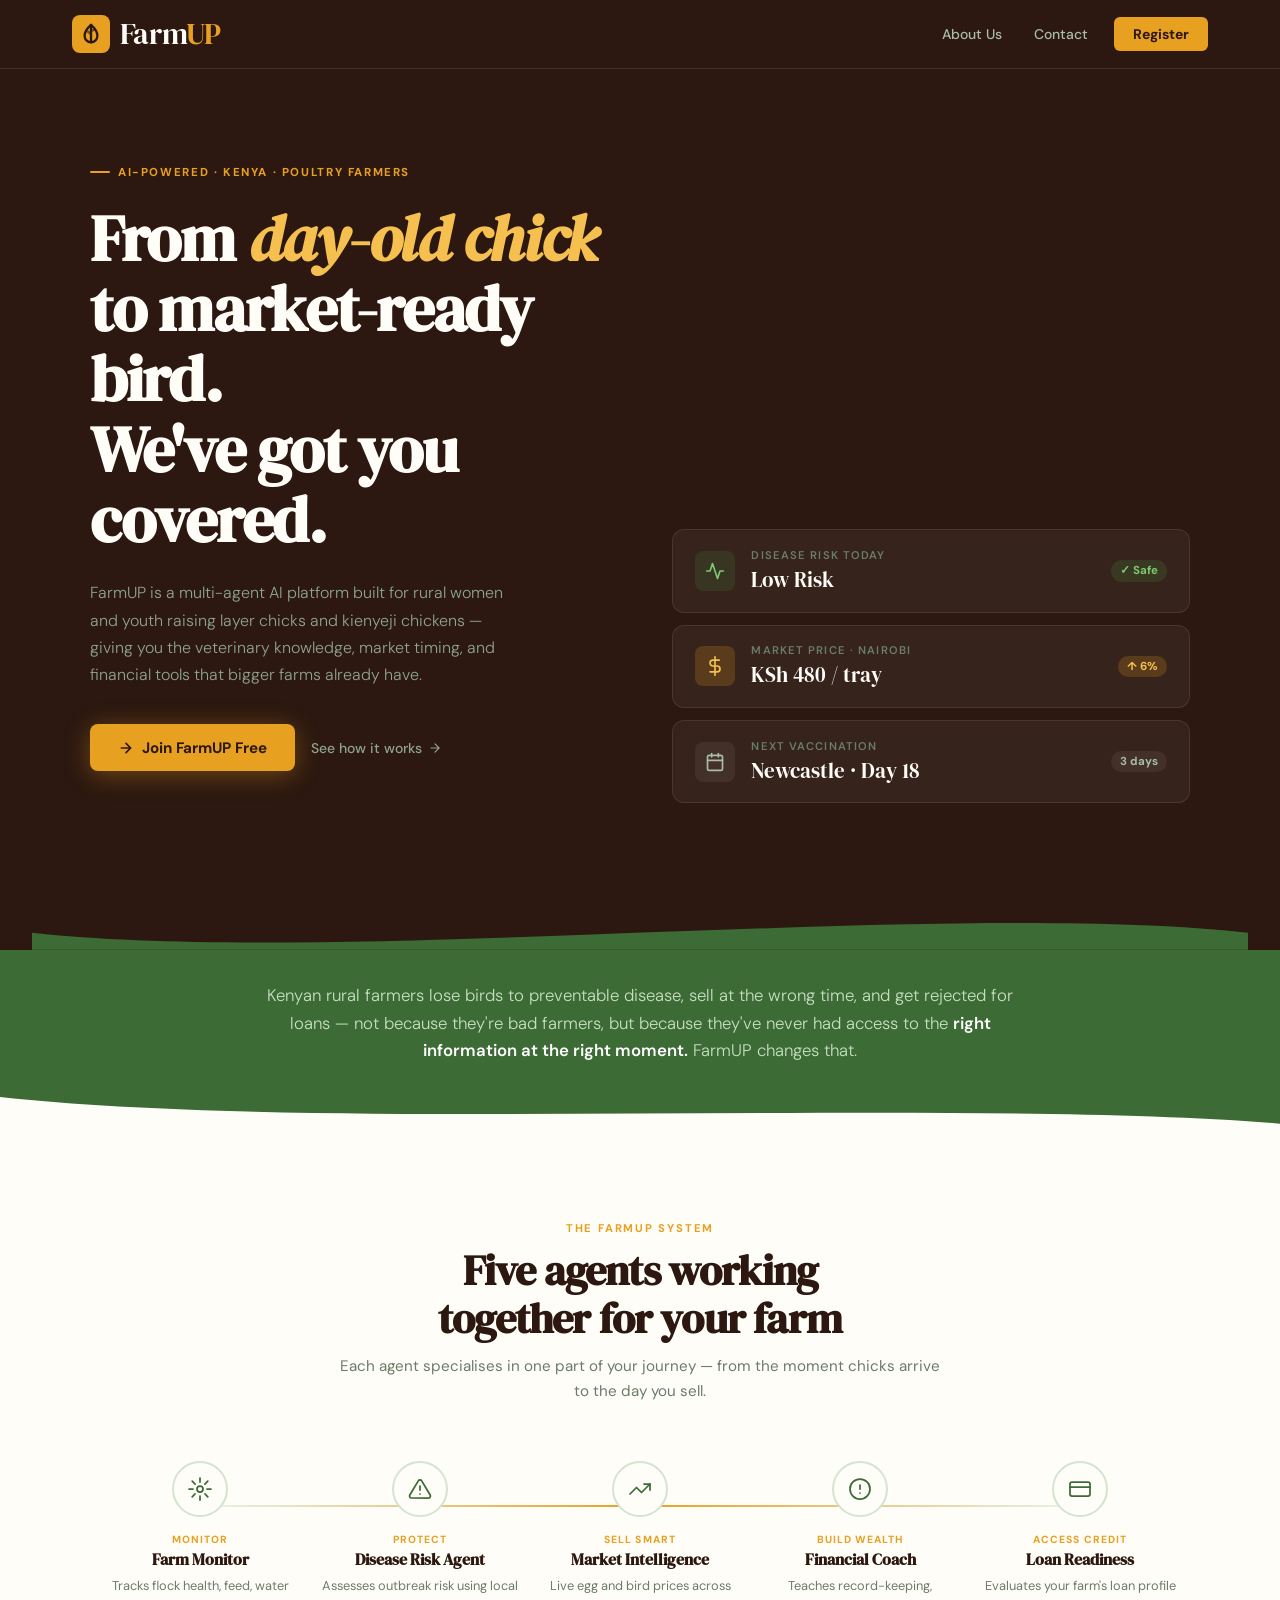
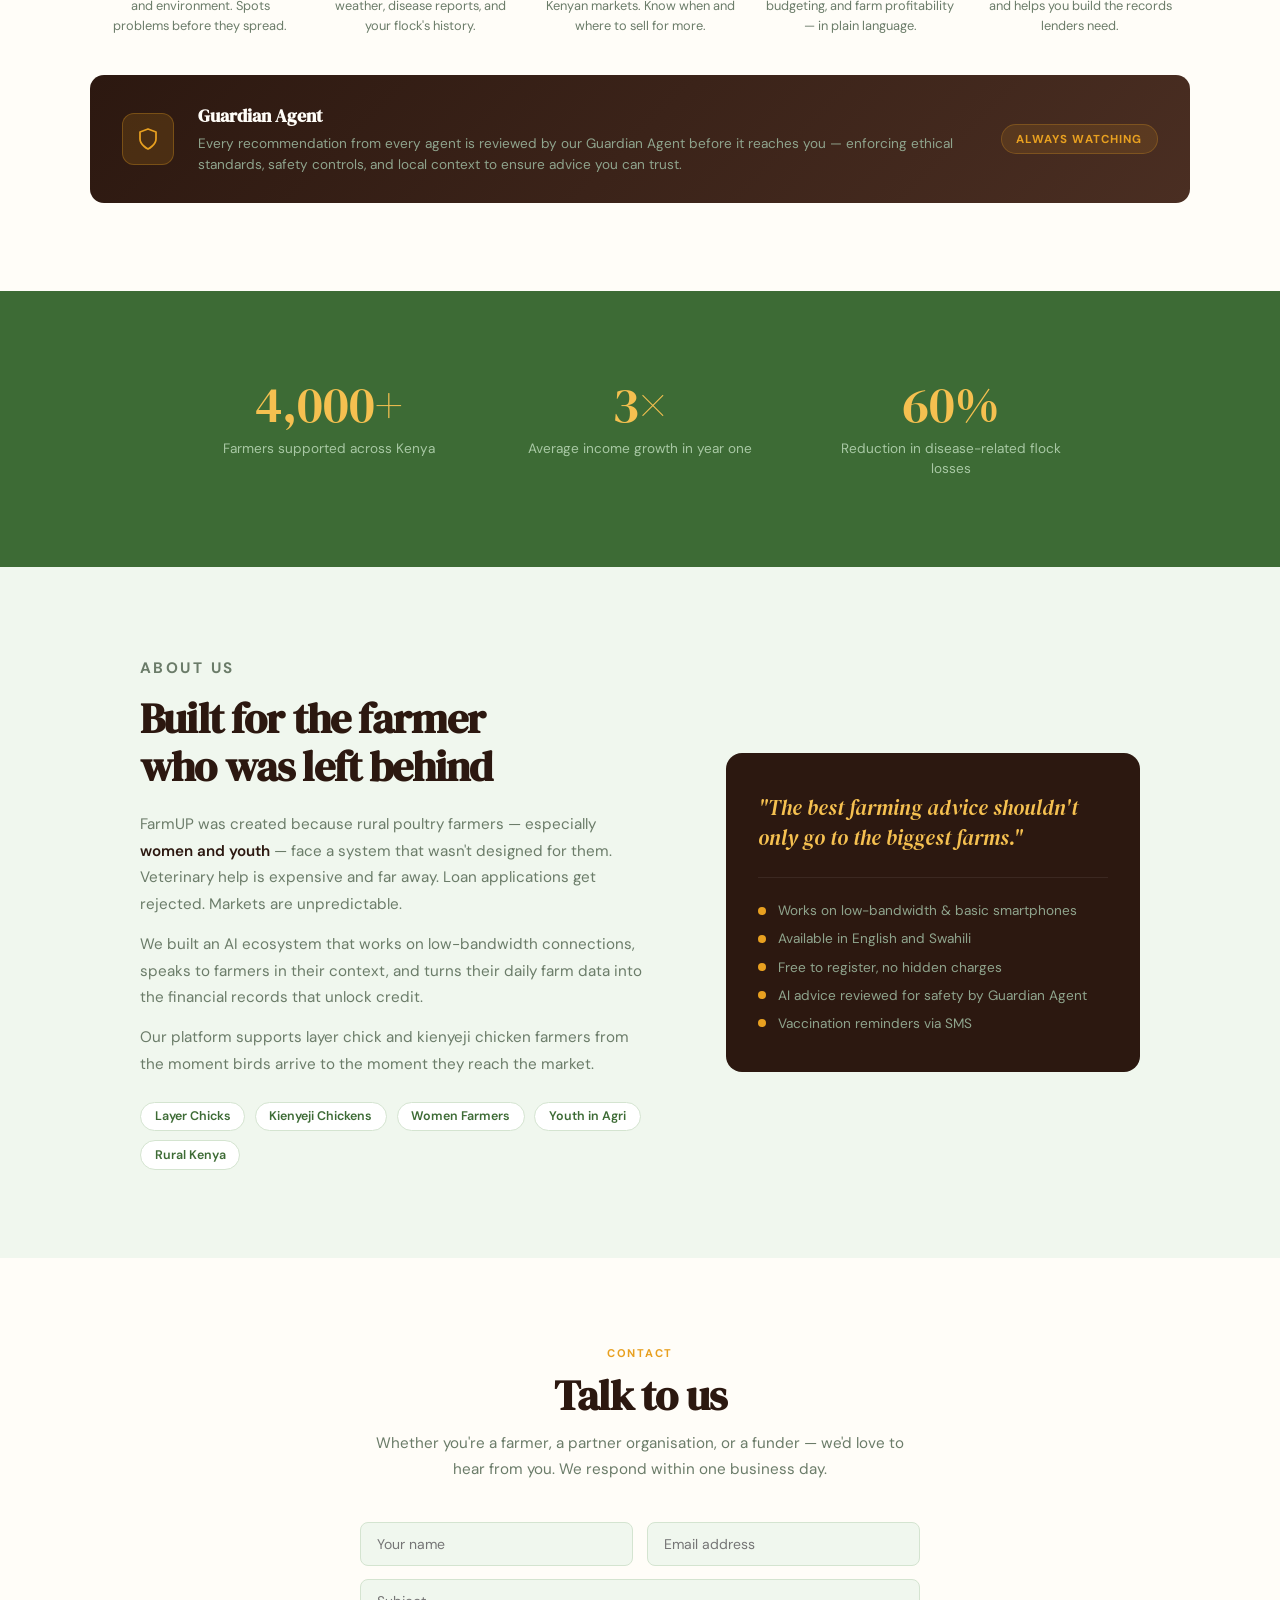
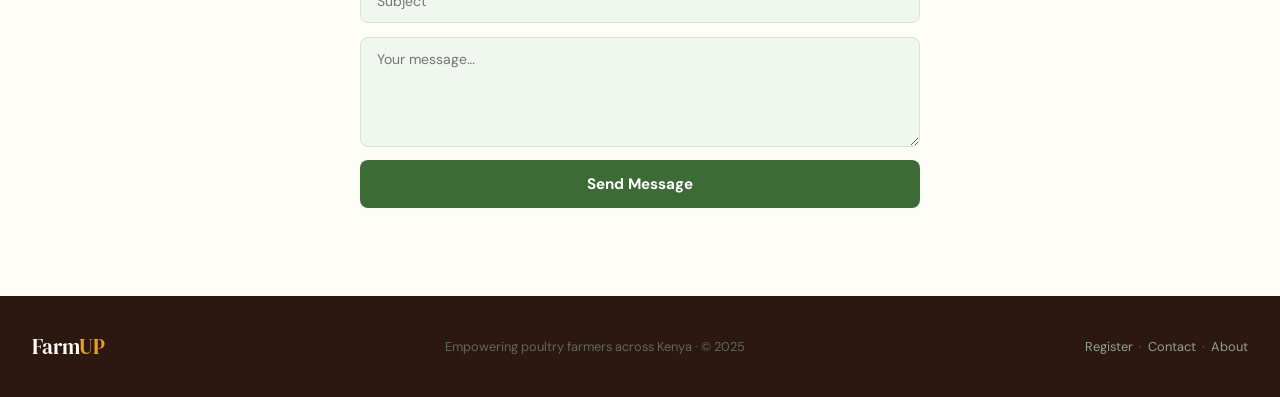
<file: index.html>
<!DOCTYPE html>
<html lang="en">
<head>
  <meta charset="UTF-8">
  <meta name="viewport" content="width=device-width, initial-scale=1.0">
  <title>FarmUP – From Day-Old Chick to Market</title>
  <link href="https://fonts.googleapis.com/css2?family=DM+Serif+Display:ital@0;1&family=DM+Sans:wght@300;400;500;600;700&display=swap" rel="stylesheet">
  <style>
    *, *::before, *::after { box-sizing: border-box; margin: 0; padding: 0; }

    :root {
      --soil:        #2C1810;
      --soil-mid:    #4A2E22;
      --green:       #3D6B35;
      --green-light: #5A9050;
      --green-pale:  #E6F0E4;
      --gold:        #E8A020;
      --gold-light:  #F5C050;
      --sky:         #F0F7EE;
      --warm-white:  #FFFDF8;
      --muted:       #6B7C69;
      --border:      #D4E4D0;
    }

    html { scroll-behavior: smooth; }

    body {
      font-family: 'DM Sans', sans-serif;
      background: var(--warm-white);
      color: var(--soil);
    }

    /* ─── HEADER ─── */
    header {
      position: sticky;
      top: 0;
      z-index: 200;
      background: var(--soil);
      border-bottom: 1px solid var(--soil-mid);
    }

    .header-inner {
      max-width: 1200px;
      margin: 0 auto;
      padding: 0 2rem;
      height: 68px;
      display: flex;
      align-items: center;
      justify-content: space-between;
    }

    .logo {
      display: flex;
      align-items: center;
      gap: 0.6rem;
      text-decoration: none;
    }

    .logo-mark {
      width: 38px; height: 38px;
      background: var(--gold);
      border-radius: 8px;
      display: flex; align-items: center; justify-content: center;
      flex-shrink: 0;
    }

    .logo-name {
      font-family: 'DM Serif Display', serif;
      font-size: 1.85rem;
      color: var(--warm-white);
      letter-spacing: -0.01em;
      line-height: 1;
    }

    .logo-name b { color: var(--gold); font-weight: 400; }

    nav { display: flex; align-items: center; gap: 0.2rem; }

    nav a {
      font-size: 0.875rem;
      font-weight: 500;
      color: #A8BCA6;
      text-decoration: none;
      padding: 0.5rem 0.9rem;
      border-radius: 6px;
      transition: color 0.18s, background 0.18s;
    }

    nav a:hover { color: var(--warm-white); background: rgba(255,255,255,0.07); }

    .btn-register {
      background: var(--gold) !important;
      color: var(--soil) !important;
      font-weight: 700 !important;
      padding: 0.5rem 1.2rem !important;
      margin-left: 0.5rem;
      border-radius: 6px;
      transition: background 0.18s, transform 0.15s !important;
    }

    .btn-register:hover {
      background: var(--gold-light) !important;
      transform: translateY(-1px);
    }

    /* ─── HERO ─── */
    .hero {
      background: var(--soil);
      padding: 5.5rem 2rem 0;
      overflow: hidden;
      position: relative;
    }

    .hero-grid {
      max-width: 1100px;
      margin: 0 auto;
      display: grid;
      grid-template-columns: 1fr 1fr;
      gap: 4rem;
      align-items: end;
    }

    .hero-left { padding-bottom: 5rem; }

    .hero-tag {
      display: inline-flex;
      align-items: center;
      gap: 0.5rem;
      font-size: 0.72rem;
      font-weight: 700;
      letter-spacing: 0.14em;
      text-transform: uppercase;
      color: var(--gold);
      margin-bottom: 1.5rem;
    }

    .hero-tag::before {
      content: '';
      display: block;
      width: 20px; height: 2px;
      background: var(--gold);
      border-radius: 2px;
    }

    .hero h1 {
      font-family: 'DM Serif Display', serif;
      font-size: clamp(2.4rem, 5.5vw, 4rem);
      color: var(--warm-white);
      line-height: 1.1;
      letter-spacing: -0.02em;
      margin-bottom: 1.5rem;
    }

    .hero h1 i {
      font-style: italic;
      color: var(--gold-light);
    }

    .hero-desc {
      font-size: 1rem;
      color: #8FA48D;
      line-height: 1.7;
      max-width: 420px;
      margin-bottom: 2.25rem;
      font-weight: 300;
    }

    .hero-actions { display: flex; align-items: center; gap: 1rem; flex-wrap: wrap; }

    .cta-primary {
      display: inline-flex;
      align-items: center;
      gap: 0.5rem;
      background: var(--gold);
      color: var(--soil);
      font-weight: 700;
      font-size: 0.95rem;
      padding: 0.85rem 1.75rem;
      border-radius: 8px;
      text-decoration: none;
      transition: background 0.18s, transform 0.15s;
      box-shadow: 0 4px 24px rgba(232,160,32,0.35);
    }

    .cta-primary:hover { background: var(--gold-light); transform: translateY(-2px); }

    .cta-secondary {
      font-size: 0.875rem;
      color: #8FA48D;
      text-decoration: none;
      font-weight: 500;
      display: flex; align-items: center; gap: 0.35rem;
      transition: color 0.18s;
    }

    .cta-secondary:hover { color: var(--warm-white); }

    /* Hero right: visual card stack */
    .hero-visual {
      display: flex;
      flex-direction: column;
      gap: 0.75rem;
      padding-bottom: 3rem;
    }

    .hero-stat-card {
      background: rgba(255,255,255,0.05);
      border: 1px solid rgba(255,255,255,0.09);
      border-radius: 12px;
      padding: 1.1rem 1.4rem;
      display: flex;
      align-items: center;
      gap: 1rem;
      backdrop-filter: blur(4px);
      animation: slideIn 0.6s ease both;
    }

    .hero-stat-card:nth-child(2) { animation-delay: 0.1s; }
    .hero-stat-card:nth-child(3) { animation-delay: 0.2s; }

    @keyframes slideIn {
      from { opacity: 0; transform: translateX(20px); }
      to   { opacity: 1; transform: translateX(0); }
    }

    .hsc-icon {
      width: 40px; height: 40px;
      border-radius: 8px;
      display: flex; align-items: center; justify-content: center;
      flex-shrink: 0;
    }

    .hsc-body { flex: 1; }

    .hsc-label {
      font-size: 0.7rem;
      color: #6B7C69;
      text-transform: uppercase;
      letter-spacing: 0.1em;
      font-weight: 600;
      margin-bottom: 0.2rem;
    }

    .hsc-value {
      font-family: 'DM Serif Display', serif;
      font-size: 1.3rem;
      color: var(--warm-white);
    }

    .hsc-badge {
      font-size: 0.72rem;
      font-weight: 700;
      padding: 0.2rem 0.55rem;
      border-radius: 999px;
      background: rgba(61,107,53,0.3);
      color: #7DC870;
    }

    /* ─── WAVE DIVIDER ─── */
    .wave {
      display: block;
      width: 100%;
      background: var(--soil);
      line-height: 0;
    }

    /* ─── PROBLEM STRIP ─── */
    .problem-strip {
      background: var(--green);
      padding: 2rem;
      text-align: center;
    }

    .problem-strip p {
      max-width: 780px;
      margin: 0 auto;
      font-size: 1.05rem;
      color: #C8E0C4;
      line-height: 1.65;
      font-weight: 300;
    }

    .problem-strip strong { color: #fff; font-weight: 600; }

    /* ─── AGENTS PIPELINE ─── */
    .pipeline-section {
      padding: 5.5rem 2rem;
      background: var(--warm-white);
    }

    .section-header {
      text-align: center;
      max-width: 600px;
      margin: 0 auto 3.5rem;
    }

    .eyebrow {
      font-size: 0.7rem;
      font-weight: 700;
      letter-spacing: 0.16em;
      text-transform: uppercase;
      color: var(--gold);
      margin-bottom: 0.75rem;
    }

    .section-title {
      font-family: 'DM Serif Display', serif;
      font-size: clamp(1.8rem, 4vw, 2.6rem);
      color: var(--soil);
      line-height: 1.15;
      letter-spacing: -0.02em;
    }

    .section-sub {
      margin-top: 0.75rem;
      font-size: 0.95rem;
      color: var(--muted);
      line-height: 1.65;
    }

    /* Pipeline: horizontal connected agents */
    .pipeline {
      max-width: 1100px;
      margin: 0 auto;
      display: grid;
      grid-template-columns: repeat(5, 1fr);
      position: relative;
    }

    /* connector line behind cards */
    .pipeline::before {
      content: '';
      position: absolute;
      top: 44px;
      left: calc(10% + 20px);
      right: calc(10% + 20px);
      height: 2px;
      background: linear-gradient(to right, var(--green-pale), var(--gold), var(--green-pale));
      z-index: 0;
    }

    .agent-card {
      position: relative;
      z-index: 1;
      display: flex;
      flex-direction: column;
      align-items: center;
      text-align: center;
      padding: 0 0.75rem;
    }

    .agent-icon-wrap {
      width: 56px; height: 56px;
      border-radius: 50%;
      background: var(--warm-white);
      border: 2px solid var(--border);
      display: flex; align-items: center; justify-content: center;
      margin-bottom: 1rem;
      transition: border-color 0.2s, box-shadow 0.2s;
      flex-shrink: 0;
    }

    .agent-card:hover .agent-icon-wrap {
      border-color: var(--gold);
      box-shadow: 0 0 0 4px rgba(232,160,32,0.12);
    }

    .agent-step {
      font-size: 0.65rem;
      font-weight: 700;
      letter-spacing: 0.1em;
      text-transform: uppercase;
      color: var(--gold);
      margin-bottom: 0.3rem;
    }

    .agent-name {
      font-family: 'DM Serif Display', serif;
      font-size: 1rem;
      color: var(--soil);
      margin-bottom: 0.4rem;
      line-height: 1.2;
    }

    .agent-desc {
      font-size: 0.8rem;
      color: var(--muted);
      line-height: 1.55;
    }

    /* Guardian agent */
    .guardian-wrap {
      max-width: 1100px;
      margin: 2.5rem auto 0;
      background: linear-gradient(135deg, var(--soil) 0%, var(--soil-mid) 100%);
      border-radius: 14px;
      padding: 1.75rem 2rem;
      display: flex;
      align-items: center;
      gap: 1.5rem;
    }

    .guardian-icon {
      width: 52px; height: 52px;
      background: rgba(232,160,32,0.15);
      border: 1.5px solid rgba(232,160,32,0.3);
      border-radius: 12px;
      display: flex; align-items: center; justify-content: center;
      flex-shrink: 0;
    }

    .guardian-body h3 {
      font-family: 'DM Serif Display', serif;
      font-size: 1.15rem;
      color: var(--warm-white);
      margin-bottom: 0.3rem;
    }

    .guardian-body p {
      font-size: 0.85rem;
      color: #8FA48D;
      line-height: 1.55;
    }

    .guardian-tag {
      margin-left: auto;
      font-size: 0.72rem;
      font-weight: 700;
      letter-spacing: 0.1em;
      text-transform: uppercase;
      color: var(--gold);
      background: rgba(232,160,32,0.12);
      border: 1px solid rgba(232,160,32,0.25);
      padding: 0.4rem 0.9rem;
      border-radius: 999px;
      white-space: nowrap;
      flex-shrink: 0;
    }

    /* ─── STATS ─── */
    .stats-section {
      background: var(--green);
      padding: 4rem 2rem;
    }

    .stats-grid {
      max-width: 900px;
      margin: 0 auto;
      display: grid;
      grid-template-columns: repeat(3, 1fr);
      gap: 2rem;
      text-align: center;
    }

    .stat-item { padding: 1.5rem; }

    .stat-num {
      font-family: 'DM Serif Display', serif;
      font-size: clamp(2.2rem, 5vw, 3.2rem);
      color: var(--gold-light);
      line-height: 1;
      margin-bottom: 0.5rem;
    }

    .stat-label {
      font-size: 0.85rem;
      color: #A8C8A4;
      line-height: 1.5;
    }

    /* ─── ABOUT ─── */
    .about-section {
      padding: 5.5rem 2rem;
      background: var(--sky);
    }

    .about-inner {
      max-width: 1000px;
      margin: 0 auto;
      display: grid;
      grid-template-columns: 1.1fr 0.9fr;
      gap: 5rem;
      align-items: center;
    }

    .about-copy .section-title { text-align: left; margin-bottom: 1.25rem; }

    .about-copy p {
      font-size: 0.95rem;
      color: var(--muted);
      line-height: 1.75;
      margin-bottom: 0.85rem;
    }

    .about-copy p strong { color: var(--soil); font-weight: 600; }

    .about-badges {
      display: flex;
      flex-wrap: wrap;
      gap: 0.6rem;
      margin-top: 1.5rem;
    }

    .badge {
      font-size: 0.78rem;
      font-weight: 600;
      padding: 0.35rem 0.85rem;
      border-radius: 999px;
      border: 1.5px solid var(--border);
      color: var(--green);
      background: #fff;
    }

    .about-image-block {
      background: var(--soil);
      border-radius: 16px;
      padding: 2.5rem 2rem;
      display: flex;
      flex-direction: column;
      gap: 0;
    }

    .about-quote {
      font-family: 'DM Serif Display', serif;
      font-size: 1.3rem;
      font-style: italic;
      color: var(--gold-light);
      line-height: 1.45;
      margin-bottom: 1.5rem;
      padding-bottom: 1.5rem;
      border-bottom: 1px solid rgba(255,255,255,0.07);
    }

    .about-who {
      display: flex;
      flex-direction: column;
      gap: 0.7rem;
    }

    .who-item {
      display: flex;
      align-items: center;
      gap: 0.75rem;
      font-size: 0.85rem;
      color: #8FA48D;
    }

    .who-dot {
      width: 8px; height: 8px;
      border-radius: 50%;
      background: var(--gold);
      flex-shrink: 0;
    }

    /* ─── CONTACT ─── */
    .contact-section {
      padding: 5.5rem 2rem;
      background: var(--warm-white);
    }

    .contact-inner {
      max-width: 560px;
      margin: 0 auto;
      text-align: center;
    }

    .contact-inner .section-title { margin-bottom: 0.75rem; }

    .contact-sub {
      font-size: 0.95rem;
      color: var(--muted);
      line-height: 1.65;
      margin-bottom: 2.5rem;
    }

    .contact-form {
      display: flex;
      flex-direction: column;
      gap: 0.85rem;
      text-align: left;
    }

    .form-row { display: grid; grid-template-columns: 1fr 1fr; gap: 0.85rem; }

    .contact-form input,
    .contact-form textarea {
      width: 100%;
      background: var(--sky);
      border: 1.5px solid var(--border);
      border-radius: 8px;
      padding: 0.75rem 1rem;
      font-family: 'DM Sans', sans-serif;
      font-size: 0.875rem;
      color: var(--soil);
      outline: none;
      transition: border-color 0.18s, background 0.18s;
    }

    .contact-form input:focus,
    .contact-form textarea:focus {
      border-color: var(--green-light);
      background: #fff;
    }

    .contact-form textarea { min-height: 110px; resize: vertical; }

    .contact-form button {
      background: var(--green);
      color: #fff;
      font-family: 'DM Sans', sans-serif;
      font-weight: 700;
      font-size: 0.95rem;
      padding: 0.85rem;
      border: none;
      border-radius: 8px;
      cursor: pointer;
      transition: background 0.18s, transform 0.15s;
    }

    .contact-form button:hover {
      background: var(--green-light);
      transform: translateY(-1px);
    }

    /* ─── FOOTER ─── */
    footer {
      background: var(--soil);
      padding: 2.25rem 2rem;
      display: flex;
      align-items: center;
      justify-content: space-between;
      flex-wrap: wrap;
      gap: 1rem;
    }

    .footer-brand {
      font-family: 'DM Serif Display', serif;
      font-size: 1.3rem;
      color: var(--warm-white);
    }

    .footer-brand b { color: var(--gold); font-weight: 400; }

    footer p {
      font-size: 0.8rem;
      color: #5A6A58;
    }

    footer a { color: #8FA48D; text-decoration: none; }
    footer a:hover { color: var(--gold); }

    /* ─── RESPONSIVE ─── */
    @media (max-width: 900px) {
      .hero-grid { grid-template-columns: 1fr; }
      .hero-visual { display: none; }
      .pipeline { grid-template-columns: repeat(3, 1fr); row-gap: 2.5rem; }
      .pipeline::before { display: none; }
      .about-inner { grid-template-columns: 1fr; gap: 2.5rem; }
      .stats-grid { grid-template-columns: 1fr; }
    }

    @media (max-width: 600px) {
      .pipeline { grid-template-columns: 1fr 1fr; }
      .form-row { grid-template-columns: 1fr; }
      nav a:not(.btn-register) { display: none; }
      .guardian-tag { display: none; }
      footer { flex-direction: column; text-align: center; }
    }
  </style>
</head>
<body>

<!-- ══════════════ HEADER ══════════════ -->
<header>
  <div class="header-inner">
    <a href="#" class="logo">
      <div class="logo-mark">
        <svg width="22" height="22" viewBox="0 0 24 24" fill="none" stroke="#2C1810" stroke-width="2.5" stroke-linecap="round" stroke-linejoin="round">
          <path d="M12 2C12 2 5 8 5 14a7 7 0 0 0 14 0C19 8 12 2 12 2Z"/>
          <line x1="12" y1="2" x2="12" y2="21"/>
          <path d="M12 12 L8 9" opacity="0.6"/>
          <path d="M12 9 L16 7" opacity="0.6"/>
        </svg>
      </div>
      <span class="logo-name">Farm<b>UP</b></span>
    </a>
    <nav>
      <a href="#about">About Us</a>
      <a href="#contact">Contact</a>
      <a href="register.html" class="btn-register">Register</a>
    </nav>
  </div>
</header>

<!-- ══════════════ HERO ══════════════ -->
<section class="hero">
  <div class="hero-grid">
    <div class="hero-left">
      <div class="hero-tag">AI-powered · Kenya · Poultry Farmers</div>
      <h1>
        From <i>day-old chick</i><br>
        to market-ready bird.<br>
        We've got you covered.
      </h1>
      <p class="hero-desc">
        FarmUP is a multi-agent AI platform built for rural women and youth
        raising layer chicks and kienyeji chickens — giving you the veterinary
        knowledge, market timing, and financial tools that bigger farms already have.
      </p>
      <div class="hero-actions">
        <a href="register.html" class="cta-primary">
          <svg width="16" height="16" viewBox="0 0 24 24" fill="none" stroke="currentColor" stroke-width="2.5" stroke-linecap="round" stroke-linejoin="round"><path d="M5 12h14M12 5l7 7-7 7"/></svg>
          Join FarmUP Free
        </a>
        <a href="#pipeline" class="cta-secondary">
          See how it works
          <svg width="14" height="14" viewBox="0 0 24 24" fill="none" stroke="currentColor" stroke-width="2" stroke-linecap="round" stroke-linejoin="round"><path d="M5 12h14M12 5l7 7-7 7"/></svg>
        </a>
      </div>
    </div>

    <div class="hero-visual">
      <div class="hero-stat-card">
        <div class="hsc-icon" style="background: rgba(61,107,53,0.25);">
          <svg width="20" height="20" viewBox="0 0 24 24" fill="none" stroke="#7DC870" stroke-width="2" stroke-linecap="round" stroke-linejoin="round"><path d="M22 12h-4l-3 9L9 3l-3 9H2"/></svg>
        </div>
        <div class="hsc-body">
          <div class="hsc-label">Disease Risk Today</div>
          <div class="hsc-value">Low Risk</div>
        </div>
        <div class="hsc-badge">✓ Safe</div>
      </div>

      <div class="hero-stat-card">
        <div class="hsc-icon" style="background: rgba(232,160,32,0.2);">
          <svg width="20" height="20" viewBox="0 0 24 24" fill="none" stroke="#F5C050" stroke-width="2" stroke-linecap="round" stroke-linejoin="round"><line x1="12" y1="1" x2="12" y2="23"/><path d="M17 5H9.5a3.5 3.5 0 0 0 0 7h5a3.5 3.5 0 0 1 0 7H6"/></svg>
        </div>
        <div class="hsc-body">
          <div class="hsc-label">Market Price · Nairobi</div>
          <div class="hsc-value">KSh 480 / tray</div>
        </div>
        <div class="hsc-badge" style="background:rgba(232,160,32,0.2);color:#F5C050;">↑ 6%</div>
      </div>

      <div class="hero-stat-card">
        <div class="hsc-icon" style="background: rgba(255,255,255,0.06);">
          <svg width="20" height="20" viewBox="0 0 24 24" fill="none" stroke="#A8BCA6" stroke-width="2" stroke-linecap="round" stroke-linejoin="round"><rect x="3" y="4" width="18" height="18" rx="2"/><line x1="16" y1="2" x2="16" y2="6"/><line x1="8" y1="2" x2="8" y2="6"/><line x1="3" y1="10" x2="21" y2="10"/></svg>
        </div>
        <div class="hsc-body">
          <div class="hsc-label">Next Vaccination</div>
          <div class="hsc-value">Newcastle · Day 18</div>
        </div>
        <div class="hsc-badge" style="background:rgba(255,255,255,0.06);color:#A8BCA6;">3 days</div>
      </div>
    </div>
  </div>

  <!-- wave bottom -->
  <svg viewBox="0 0 1440 60" xmlns="http://www.w3.org/2000/svg" style="display:block;width:100%;margin-top:3rem;" preserveAspectRatio="none">
    <path d="M0,40 C360,80 1080,0 1440,40 L1440,60 L0,60 Z" fill="#3D6B35"/>
  </svg>
</section>

<!-- ══════════════ PROBLEM STRIP ══════════════ -->
<div class="problem-strip">
  <p>
    Kenyan rural farmers lose birds to preventable disease, sell at the wrong time, and get rejected for loans — not because they're bad farmers, but because they've never had access to the <strong>right information at the right moment.</strong> FarmUP changes that.
  </p>
</div>
<svg viewBox="0 0 1440 40" xmlns="http://www.w3.org/2000/svg" style="display:block;width:100%;background:var(--warm-white);" preserveAspectRatio="none">
  <path d="M0,0 C360,40 1080,0 1440,30 L1440,0 Z" fill="#3D6B35"/>
</svg>

<!-- ══════════════ AGENT PIPELINE ══════════════ -->
<section class="pipeline-section" id="pipeline">
  <div class="section-header">
    <p class="eyebrow">The FarmUP System</p>
    <h2 class="section-title">Five agents working<br>together for your farm</h2>
    <p class="section-sub">Each agent specialises in one part of your journey — from the moment chicks arrive to the day you sell.</p>
  </div>

  <div class="pipeline">
    <div class="agent-card">
      <div class="agent-icon-wrap">
        <svg width="24" height="24" viewBox="0 0 24 24" fill="none" stroke="#3D6B35" stroke-width="1.75" stroke-linecap="round" stroke-linejoin="round"><circle cx="12" cy="12" r="3"/><path d="M12 1v4M12 19v4M4.22 4.22l2.83 2.83M16.95 16.95l2.83 2.83M1 12h4M19 12h4M4.22 19.78l2.83-2.83M16.95 7.05l2.83-2.83"/></svg>
      </div>
      <p class="agent-step">Monitor</p>
      <h3 class="agent-name">Farm Monitor</h3>
      <p class="agent-desc">Tracks flock health, feed, water and environment. Spots problems before they spread.</p>
    </div>

    <div class="agent-card">
      <div class="agent-icon-wrap">
        <svg width="24" height="24" viewBox="0 0 24 24" fill="none" stroke="#3D6B35" stroke-width="1.75" stroke-linecap="round" stroke-linejoin="round"><path d="M10.29 3.86L1.82 18a2 2 0 0 0 1.71 3h16.94a2 2 0 0 0 1.71-3L13.71 3.86a2 2 0 0 0-3.42 0z"/><line x1="12" y1="9" x2="12" y2="13"/><line x1="12" y1="17" x2="12.01" y2="17"/></svg>
      </div>
      <p class="agent-step">Protect</p>
      <h3 class="agent-name">Disease Risk Agent</h3>
      <p class="agent-desc">Assesses outbreak risk using local weather, disease reports, and your flock's history.</p>
    </div>

    <div class="agent-card">
      <div class="agent-icon-wrap">
        <svg width="24" height="24" viewBox="0 0 24 24" fill="none" stroke="#3D6B35" stroke-width="1.75" stroke-linecap="round" stroke-linejoin="round"><polyline points="22 7 13.5 15.5 8.5 10.5 2 17"/><polyline points="16 7 22 7 22 13"/></svg>
      </div>
      <p class="agent-step">Sell Smart</p>
      <h3 class="agent-name">Market Intelligence</h3>
      <p class="agent-desc">Live egg and bird prices across Kenyan markets. Know when and where to sell for more.</p>
    </div>

    <div class="agent-card">
      <div class="agent-icon-wrap">
        <svg width="24" height="24" viewBox="0 0 24 24" fill="none" stroke="#3D6B35" stroke-width="1.75" stroke-linecap="round" stroke-linejoin="round"><circle cx="12" cy="12" r="10"/><line x1="12" y1="8" x2="12" y2="12"/><line x1="12" y1="16" x2="12.01" y2="16"/></svg>
      </div>
      <p class="agent-step">Build Wealth</p>
      <h3 class="agent-name">Financial Coach</h3>
      <p class="agent-desc">Teaches record-keeping, budgeting, and farm profitability — in plain language.</p>
    </div>

    <div class="agent-card">
      <div class="agent-icon-wrap">
        <svg width="24" height="24" viewBox="0 0 24 24" fill="none" stroke="#3D6B35" stroke-width="1.75" stroke-linecap="round" stroke-linejoin="round"><rect x="2" y="5" width="20" height="14" rx="2"/><line x1="2" y1="10" x2="22" y2="10"/></svg>
      </div>
      <p class="agent-step">Access Credit</p>
      <h3 class="agent-name">Loan Readiness</h3>
      <p class="agent-desc">Evaluates your farm's loan profile and helps you build the records lenders need.</p>
    </div>
  </div>

  <!-- Guardian Agent -->
  <div class="guardian-wrap">
    <div class="guardian-icon">
      <svg width="24" height="24" viewBox="0 0 24 24" fill="none" stroke="#E8A020" stroke-width="1.75" stroke-linecap="round" stroke-linejoin="round"><path d="M12 22s8-4 8-10V5l-8-3-8 3v7c0 6 8 10 8 10z"/></svg>
    </div>
    <div class="guardian-body">
      <h3>Guardian Agent</h3>
      <p>Every recommendation from every agent is reviewed by our Guardian Agent before it reaches you — enforcing ethical standards, safety controls, and local context to ensure advice you can trust.</p>
    </div>
    <div class="guardian-tag">Always watching</div>
  </div>
</section>

<!-- ══════════════ STATS ══════════════ -->
<section class="stats-section">
  <div class="stats-grid">
    <div class="stat-item">
      <div class="stat-num">4,000+</div>
      <div class="stat-label">Farmers supported across Kenya</div>
    </div>
    <div class="stat-item">
      <div class="stat-num">3×</div>
      <div class="stat-label">Average income growth in year one</div>
    </div>
    <div class="stat-item">
      <div class="stat-num">60%</div>
      <div class="stat-label">Reduction in disease-related flock losses</div>
    </div>
  </div>
</section>

<!-- ══════════════ ABOUT ══════════════ -->
<section class="about-section" id="about">
  <div class="about-inner">
    <div class="about-copy">
      <p class="eyebrow">About Us</p>
      <h2 class="section-title">Built for the farmer<br>who was left behind</h2>
      <p>FarmUP was created because rural poultry farmers — especially <strong>women and youth</strong> — face a system that wasn't designed for them. Veterinary help is expensive and far away. Loan applications get rejected. Markets are unpredictable.</p>
      <p>We built an AI ecosystem that works on low-bandwidth connections, speaks to farmers in their context, and turns their daily farm data into the financial records that unlock credit.</p>
      <p>Our platform supports layer chick and kienyeji chicken farmers from the moment birds arrive to the moment they reach the market.</p>
      <div class="about-badges">
        <span class="badge">Layer Chicks</span>
        <span class="badge">Kienyeji Chickens</span>
        <span class="badge">Women Farmers</span>
        <span class="badge">Youth in Agri</span>
        <span class="badge">Rural Kenya</span>
      </div>
    </div>

    <div class="about-image-block">
      <p class="about-quote">"The best farming advice shouldn't only go to the biggest farms."</p>
      <div class="about-who">
        <div class="who-item"><div class="who-dot"></div><span>Works on low-bandwidth & basic smartphones</span></div>
        <div class="who-item"><div class="who-dot"></div><span>Available in English and Swahili</span></div>
        <div class="who-item"><div class="who-dot"></div><span>Free to register, no hidden charges</span></div>
        <div class="who-item"><div class="who-dot"></div><span>AI advice reviewed for safety by Guardian Agent</span></div>
        <div class="who-item"><div class="who-dot"></div><span>Vaccination reminders via SMS</span></div>
      </div>
    </div>
  </div>
</section>

<!-- ══════════════ CONTACT ══════════════ -->
<section class="contact-section" id="contact">
  <div class="contact-inner">
    <p class="eyebrow">Contact</p>
    <h2 class="section-title">Talk to us</h2>
    <p class="contact-sub">Whether you're a farmer, a partner organisation, or a funder — we'd love to hear from you. We respond within one business day.</p>
    <div class="contact-form">
      <div class="form-row">
        <input type="text" placeholder="Your name" autocomplete="name">
        <input type="email" placeholder="Email address" autocomplete="email">
      </div>
      <input type="text" placeholder="Subject">
      <textarea placeholder="Your message…"></textarea>
      <button type="button">Send Message</button>
    </div>
  </div>
</section>

<!-- ══════════════ FOOTER ══════════════ -->
<footer>
  <span class="footer-brand">Farm<b>UP</b></span>
  <p>Empowering poultry farmers across Kenya · © 2025</p>
  <p><a href="register.html">Register</a> &nbsp;·&nbsp; <a href="#contact">Contact</a> &nbsp;·&nbsp; <a href="#about">About</a></p>
</footer>

</body>
</html>
</file>
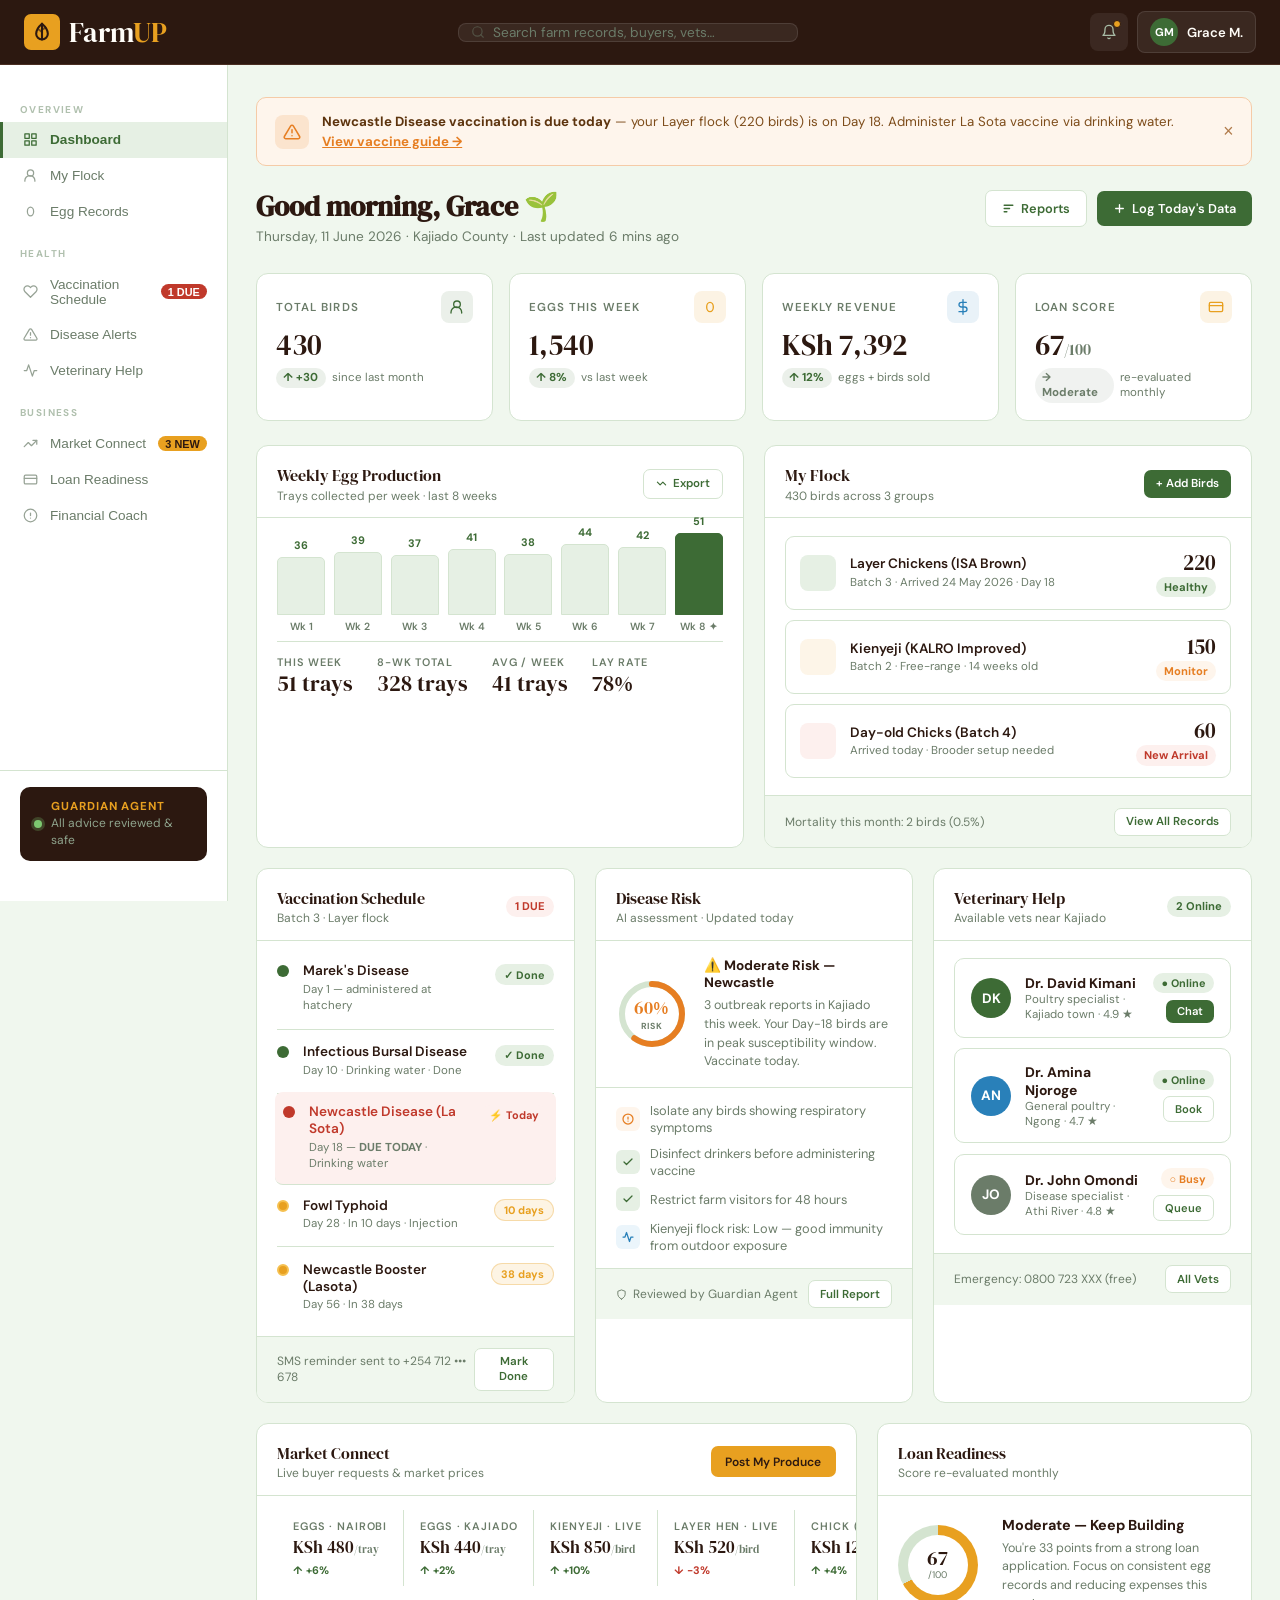
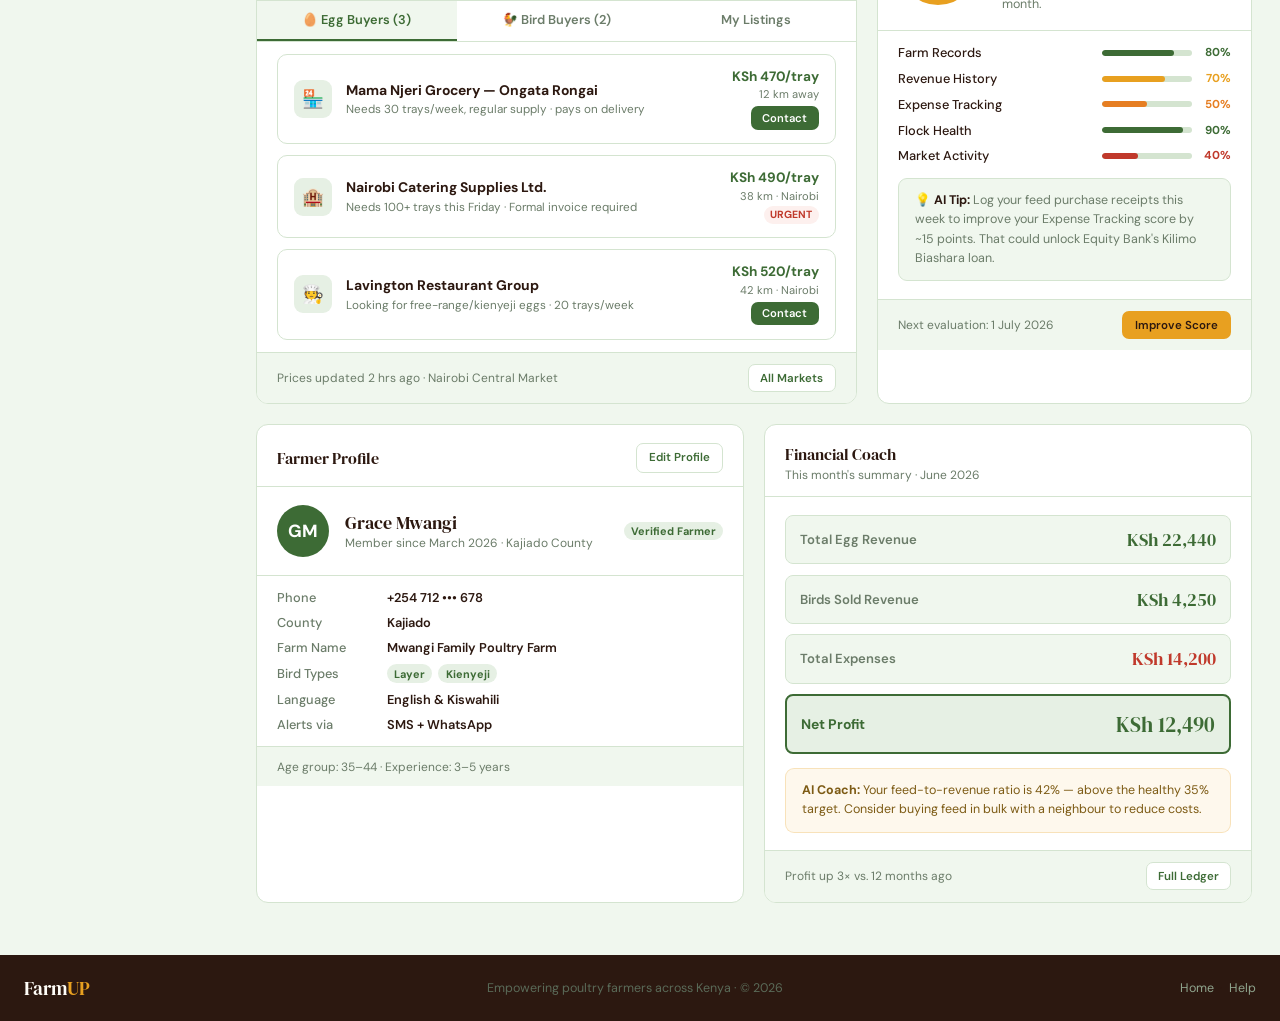
<file: dashboard.html>
<!DOCTYPE html>
<html lang="en">
<head>
  <meta charset="UTF-8">
  <meta name="viewport" content="width=device-width, initial-scale=1.0">
  <title>My Farm Dashboard – FarmUP</title>
  <link href="https://fonts.googleapis.com/css2?family=DM+Serif+Display:ital@0;1&family=DM+Sans:wght@300;400;500;600;700&display=swap" rel="stylesheet">
  <style>
    *, *::before, *::after { box-sizing: border-box; margin: 0; padding: 0; }

    :root {
      --soil:        #2C1810;
      --soil-mid:    #4A2E22;
      --green:       #3D6B35;
      --green-light: #5A9050;
      --green-pale:  #E6F0E4;
      --gold:        #E8A020;
      --gold-light:  #F5C050;
      --sky:         #F0F7EE;
      --warm-white:  #FFFDF8;
      --muted:       #6B7C69;
      --border:      #D4E4D0;
      --red:         #C0392B;
      --red-pale:    #FDF0EE;
      --orange:      #E67E22;
      --orange-pale: #FEF5EC;
      --blue:        #2980B9;
      --blue-pale:   #EBF5FB;
    }

    html { scroll-behavior: smooth; }

    body {
      font-family: 'DM Sans', sans-serif;
      background: var(--sky);
      color: var(--soil);
      min-height: 100vh;
    }

    /* ─── TOP NAV ─── */
    header {
      position: sticky; top: 0; z-index: 200;
      background: var(--soil);
      border-bottom: 1px solid var(--soil-mid);
    }
    .header-inner {
      max-width: 1320px; margin: 0 auto;
      padding: 0 1.5rem; height: 64px;
      display: flex; align-items: center; justify-content: space-between; gap: 1rem;
    }
    .logo { display: flex; align-items: center; gap: 0.55rem; text-decoration: none; }
    .logo-mark {
      width: 36px; height: 36px; background: var(--gold); border-radius: 7px;
      display: flex; align-items: center; justify-content: center; flex-shrink: 0;
    }
    .logo-name { font-family: 'DM Serif Display', serif; font-size: 1.75rem; color: var(--warm-white); line-height: 1; }
    .logo-name b { color: var(--gold); font-weight: 400; }

    .header-center {
      flex: 1; max-width: 340px;
      display: flex; align-items: center;
      background: rgba(255,255,255,0.07); border: 1px solid rgba(255,255,255,0.1);
      border-radius: 8px; padding: 0 0.75rem; gap: 0.5rem;
    }
    .header-center svg { flex-shrink: 0; opacity: 0.5; }
    .header-center input {
      background: none; border: none; outline: none;
      font-family: 'DM Sans', sans-serif; font-size: 0.85rem;
      color: var(--warm-white); width: 100%;
    }
    .header-center input::placeholder { color: #6B7C69; }

    .header-right { display: flex; align-items: center; gap: 0.6rem; }

    .notif-btn {
      width: 38px; height: 38px; border-radius: 8px; border: none;
      background: rgba(255,255,255,0.07); cursor: pointer; display: flex; align-items: center; justify-content: center;
      position: relative; transition: background 0.18s;
    }
    .notif-btn:hover { background: rgba(255,255,255,0.13); }
    .notif-dot {
      width: 8px; height: 8px; border-radius: 50%; background: var(--gold);
      position: absolute; top: 7px; right: 7px; border: 1.5px solid var(--soil);
    }

    .profile-btn {
      display: flex; align-items: center; gap: 0.55rem;
      background: rgba(255,255,255,0.07); border: 1px solid rgba(255,255,255,0.1);
      border-radius: 8px; padding: 0.4rem 0.75rem; cursor: pointer; text-decoration: none;
      transition: background 0.18s;
    }
    .profile-btn:hover { background: rgba(255,255,255,0.13); }
    .avatar {
      width: 28px; height: 28px; border-radius: 50%; background: var(--green);
      display: flex; align-items: center; justify-content: center;
      font-size: 0.7rem; font-weight: 700; color: #fff; flex-shrink: 0;
    }
    .profile-btn span { font-size: 0.82rem; color: var(--warm-white); font-weight: 600; }

    /* ─── LAYOUT ─── */
    .layout {
      display: grid;
      grid-template-columns: 228px 1fr;
      min-height: calc(100vh - 64px);
    }

    /* ─── SIDEBAR ─── */
    .sidebar {
      background: #fff;
      border-right: 1px solid var(--border);
      padding: 1.5rem 0;
      display: flex; flex-direction: column; gap: 0;
      position: sticky; top: 64px; height: calc(100vh - 64px); overflow-y: auto;
    }

    .sidebar-section-label {
      font-size: 0.62rem; font-weight: 700; letter-spacing: 0.14em; text-transform: uppercase;
      color: #B0C0AE; padding: 0.85rem 1.25rem 0.4rem; margin-top: 0.25rem;
    }
    .sidebar-section-label:first-child { margin-top: 0; }

    .nav-item {
      display: flex; align-items: center; gap: 0.75rem;
      padding: 0.65rem 1.25rem; font-size: 0.85rem; font-weight: 500; color: var(--muted);
      text-decoration: none; cursor: pointer; border: none; background: none; width: 100%;
      text-align: left; border-left: 3px solid transparent; transition: all 0.15s;
    }
    .nav-item svg { flex-shrink: 0; opacity: 0.7; }
    .nav-item:hover { background: var(--sky); color: var(--green); }
    .nav-item:hover svg { opacity: 1; }
    .nav-item.active {
      background: var(--green-pale); color: var(--green);
      border-left-color: var(--green); font-weight: 700;
    }
    .nav-item.active svg { opacity: 1; }

    .nav-badge {
      margin-left: auto; font-size: 0.68rem; font-weight: 700;
      background: var(--gold); color: var(--soil);
      padding: 0.1rem 0.45rem; border-radius: 999px; flex-shrink: 0;
    }
    .nav-badge.red { background: var(--red); color: #fff; }

    .sidebar-bottom {
      margin-top: auto; padding: 1rem 1.25rem;
      border-top: 1px solid var(--border);
    }
    .guardian-pill {
      display: flex; align-items: center; gap: 0.6rem;
      background: var(--soil); border-radius: 10px; padding: 0.75rem 0.85rem;
    }
    .guardian-pulse {
      width: 8px; height: 8px; border-radius: 50%; background: #7DC870;
      flex-shrink: 0; box-shadow: 0 0 0 3px rgba(125,200,112,0.25);
      animation: pulse 2s ease infinite;
    }
    @keyframes pulse { 0%,100% { box-shadow: 0 0 0 3px rgba(125,200,112,0.25); } 50% { box-shadow: 0 0 0 6px rgba(125,200,112,0.1); } }
    .guardian-text { font-size: 0.75rem; color: #8FA48D; line-height: 1.4; }
    .guardian-text strong { color: var(--gold); font-size: 0.72rem; display: block; text-transform: uppercase; letter-spacing: 0.08em; }

    /* ─── MAIN ─── */
    .main { padding: 2rem 1.75rem; max-width: 100%; overflow-x: hidden; }

    /* Page header */
    .page-header {
      display: flex; align-items: flex-start; justify-content: space-between;
      margin-bottom: 1.75rem; flex-wrap: wrap; gap: 1rem;
    }
    .page-header-left h1 {
      font-family: 'DM Serif Display', serif; font-size: 1.75rem;
      color: var(--soil); line-height: 1.2; margin-bottom: 0.25rem;
    }
    .page-header-left p { font-size: 0.85rem; color: var(--muted); }
    .page-header-right { display: flex; gap: 0.6rem; align-items: center; }

    .btn-sm {
      display: inline-flex; align-items: center; gap: 0.4rem;
      font-family: 'DM Sans', sans-serif; font-size: 0.8rem; font-weight: 600;
      padding: 0.55rem 1rem; border-radius: 7px; cursor: pointer; border: none;
      transition: all 0.15s; text-decoration: none;
    }
    .btn-outline { background: #fff; color: var(--green); border: 1.5px solid var(--border); }
    .btn-outline:hover { border-color: var(--green); background: var(--green-pale); }
    .btn-primary { background: var(--green); color: #fff; }
    .btn-primary:hover { background: var(--green-light); }
    .btn-gold { background: var(--gold); color: var(--soil); }
    .btn-gold:hover { background: var(--gold-light); }

    /* ─── ALERT BANNER ─── */
    .alert-banner {
      display: flex; align-items: center; gap: 0.85rem;
      background: var(--orange-pale); border: 1.5px solid #F5CBA7;
      border-radius: 10px; padding: 0.85rem 1.1rem; margin-bottom: 1.5rem;
    }
    .alert-icon {
      width: 34px; height: 34px; border-radius: 8px; background: rgba(230,126,34,0.15);
      display: flex; align-items: center; justify-content: center; flex-shrink: 0;
    }
    .alert-banner p { font-size: 0.83rem; color: #7D4C1A; line-height: 1.5; flex: 1; }
    .alert-banner strong { font-weight: 700; color: #5D340E; }
    .alert-dismiss {
      background: none; border: none; cursor: pointer; color: #B07A4A; font-size: 1.1rem; flex-shrink: 0;
    }

    /* ─── KPI STRIP ─── */
    .kpi-strip {
      display: grid; grid-template-columns: repeat(4, 1fr); gap: 1rem;
      margin-bottom: 1.5rem;
    }
    .kpi-card {
      background: #fff; border: 1px solid var(--border); border-radius: 12px;
      padding: 1.1rem 1.2rem; display: flex; flex-direction: column; gap: 0.5rem;
      transition: box-shadow 0.18s;
    }
    .kpi-card:hover { box-shadow: 0 2px 16px rgba(61,107,53,0.08); }
    .kpi-top { display: flex; align-items: center; justify-content: space-between; }
    .kpi-label { font-size: 0.72rem; font-weight: 600; color: var(--muted); text-transform: uppercase; letter-spacing: 0.09em; }
    .kpi-icon {
      width: 32px; height: 32px; border-radius: 8px;
      display: flex; align-items: center; justify-content: center; flex-shrink: 0;
    }
    .kpi-value { font-family: 'DM Serif Display', serif; font-size: 1.8rem; color: var(--soil); line-height: 1; }
    .kpi-meta { display: flex; align-items: center; gap: 0.4rem; }
    .kpi-change {
      font-size: 0.72rem; font-weight: 700; padding: 0.15rem 0.45rem;
      border-radius: 999px; display: inline-flex; align-items: center; gap: 0.2rem;
    }
    .kpi-change.up { background: rgba(61,107,53,0.1); color: var(--green); }
    .kpi-change.down { background: rgba(192,57,43,0.1); color: var(--red); }
    .kpi-change.neutral { background: rgba(107,124,105,0.1); color: var(--muted); }
    .kpi-sub { font-size: 0.72rem; color: var(--muted); }

    /* ─── GRID 2-COL ─── */
    .grid-2 { display: grid; grid-template-columns: 1fr 1fr; gap: 1.25rem; margin-bottom: 1.25rem; }
    .grid-3 { display: grid; grid-template-columns: 1fr 1fr 1fr; gap: 1.25rem; margin-bottom: 1.25rem; }
    .grid-3-2 { display: grid; grid-template-columns: 1.6fr 1fr; gap: 1.25rem; margin-bottom: 1.25rem; }
    .span-2 { grid-column: span 2; }

    /* ─── CARD ─── */
    .card {
      background: #fff; border: 1px solid var(--border); border-radius: 12px;
      overflow: hidden;
    }
    .card-header {
      padding: 1.1rem 1.25rem 0.85rem; display: flex; align-items: center;
      justify-content: space-between; border-bottom: 1px solid var(--border);
    }
    .card-title { font-family: 'DM Serif Display', serif; font-size: 1rem; color: var(--soil); }
    .card-sub { font-size: 0.75rem; color: var(--muted); margin-top: 0.1rem; }
    .card-body { padding: 1.1rem 1.25rem; }
    .card-footer {
      padding: 0.7rem 1.25rem; border-top: 1px solid var(--border);
      background: var(--sky); display: flex; align-items: center; justify-content: space-between;
    }
    .card-footer-text { font-size: 0.75rem; color: var(--muted); }

    /* ─── EGG CHART (SVG bar chart) ─── */
    .egg-chart { padding: 0.85rem 1.25rem 1.25rem; }
    .chart-bars {
      display: flex; align-items: flex-end; gap: 0.55rem; height: 110px;
      padding-bottom: 0.5rem; border-bottom: 1px solid var(--border);
    }
    .bar-group { display: flex; flex-direction: column; align-items: center; gap: 0.3rem; flex: 1; }
    .bar {
      width: 100%; border-radius: 5px 5px 0 0;
      background: var(--green-pale); border: 1.5px solid var(--border);
      transition: all 0.3s; cursor: pointer; position: relative;
    }
    .bar:hover { background: var(--green); border-color: var(--green); }
    .bar.current { background: var(--green); border-color: var(--green); }
    .bar-label { font-size: 0.65rem; color: var(--muted); font-weight: 600; }
    .bar-val { font-size: 0.68rem; color: var(--green); font-weight: 700; }
    .chart-summary {
      display: flex; gap: 1.5rem; margin-top: 0.85rem;
    }
    .cs-item { }
    .cs-label { font-size: 0.68rem; color: var(--muted); text-transform: uppercase; letter-spacing: 0.08em; font-weight: 600; }
    .cs-val { font-family: 'DM Serif Display', serif; font-size: 1.35rem; color: var(--soil); }

    /* ─── FLOCK BREAKDOWN ─── */
    .flock-list { display: flex; flex-direction: column; gap: 0.65rem; }
    .flock-row {
      display: flex; align-items: center; gap: 0.85rem;
      padding: 0.7rem 0.9rem; border: 1px solid var(--border); border-radius: 9px;
      transition: border-color 0.15s; cursor: pointer;
    }
    .flock-row:hover { border-color: var(--green); background: var(--sky); }
    .flock-icon {
      width: 36px; height: 36px; border-radius: 8px;
      display: flex; align-items: center; justify-content: center; flex-shrink: 0; font-size: 1.1rem;
    }
    .flock-info { flex: 1; }
    .flock-name { font-size: 0.85rem; font-weight: 600; color: var(--soil); margin-bottom: 0.15rem; }
    .flock-detail { font-size: 0.72rem; color: var(--muted); }
    .flock-count { font-family: 'DM Serif Display', serif; font-size: 1.3rem; color: var(--soil); }
    .flock-health {
      font-size: 0.7rem; font-weight: 700; padding: 0.2rem 0.5rem;
      border-radius: 999px; white-space: nowrap;
    }
    .flock-health.good { background: var(--green-pale); color: var(--green); }
    .flock-health.watch { background: var(--orange-pale); color: var(--orange); }
    .flock-health.alert { background: var(--red-pale); color: var(--red); }

    /* ─── VACCINATION TIMELINE ─── */
    .vacc-list { display: flex; flex-direction: column; gap: 0; }
    .vacc-item {
      display: flex; align-items: flex-start; gap: 0.85rem;
      padding: 0.85rem 0; border-bottom: 1px solid var(--border);
      position: relative;
    }
    .vacc-item:last-child { border-bottom: none; }
    .vacc-dot-wrap { display: flex; flex-direction: column; align-items: center; gap: 0; flex-shrink: 0; margin-top: 3px; }
    .vacc-dot {
      width: 12px; height: 12px; border-radius: 50%; flex-shrink: 0;
    }
    .vacc-dot.done { background: var(--green); }
    .vacc-dot.upcoming { background: var(--gold); border: 2px solid var(--gold-light); }
    .vacc-dot.due { background: var(--red); animation: pulse 2s ease infinite; }
    .vacc-info { flex: 1; }
    .vacc-name { font-size: 0.85rem; font-weight: 600; color: var(--soil); margin-bottom: 0.15rem; }
    .vacc-detail { font-size: 0.72rem; color: var(--muted); line-height: 1.45; }
    .vacc-badge {
      font-size: 0.68rem; font-weight: 700; padding: 0.2rem 0.55rem; border-radius: 999px;
      flex-shrink: 0; white-space: nowrap; margin-top: 2px;
    }
    .vacc-badge.done { background: var(--green-pale); color: var(--green); }
    .vacc-badge.upcoming { background: rgba(232,160,32,0.12); color: var(--gold); border: 1px solid rgba(232,160,32,0.3); }
    .vacc-badge.due-now { background: var(--red-pale); color: var(--red); }

    /* ─── DISEASE ALERT ─── */
    .disease-card { }
    .disease-risk-meter {
      display: flex; align-items: center; gap: 1rem; padding: 1rem 1.25rem;
      border-bottom: 1px solid var(--border);
    }
    .risk-gauge {
      flex-shrink: 0; width: 72px; height: 72px; position: relative;
    }
    .risk-gauge svg { width: 100%; height: 100%; }
    .risk-label-center {
      position: absolute; inset: 0; display: flex; flex-direction: column;
      align-items: center; justify-content: center;
    }
    .risk-pct { font-family: 'DM Serif Display', serif; font-size: 1.1rem; color: var(--orange); }
    .risk-word { font-size: 0.55rem; font-weight: 700; text-transform: uppercase; letter-spacing: 0.08em; color: var(--muted); }
    .risk-meta { flex: 1; }
    .risk-title { font-size: 0.85rem; font-weight: 700; color: var(--soil); margin-bottom: 0.35rem; }
    .risk-desc { font-size: 0.78rem; color: var(--muted); line-height: 1.5; }

    .disease-tips { padding: 0.85rem 1.25rem; display: flex; flex-direction: column; gap: 0.55rem; }
    .tip-row { display: flex; align-items: center; gap: 0.65rem; font-size: 0.8rem; color: var(--muted); }
    .tip-icon {
      width: 24px; height: 24px; border-radius: 6px; flex-shrink: 0;
      display: flex; align-items: center; justify-content: center;
    }

    /* ─── VET CARD ─── */
    .vet-list { display: flex; flex-direction: column; gap: 0.65rem; }
    .vet-item {
      display: flex; align-items: center; gap: 0.85rem;
      padding: 0.85rem 1rem; border: 1px solid var(--border); border-radius: 10px;
      transition: all 0.15s;
    }
    .vet-item:hover { border-color: var(--green); background: var(--sky); }
    .vet-avatar {
      width: 40px; height: 40px; border-radius: 50%; background: var(--green);
      display: flex; align-items: center; justify-content: center;
      font-size: 0.85rem; font-weight: 700; color: #fff; flex-shrink: 0;
    }
    .vet-info { flex: 1; }
    .vet-name { font-size: 0.87rem; font-weight: 700; color: var(--soil); }
    .vet-spec { font-size: 0.72rem; color: var(--muted); }
    .vet-avail {
      font-size: 0.68rem; font-weight: 700; padding: 0.2rem 0.5rem;
      border-radius: 999px;
    }
    .vet-avail.online { background: var(--green-pale); color: var(--green); }
    .vet-avail.busy { background: var(--orange-pale); color: var(--orange); }

    /* ─── LOAN READINESS ─── */
    .loan-score-wrap {
      display: flex; align-items: center; gap: 1.5rem;
      padding: 1.25rem 1.25rem 1rem; border-bottom: 1px solid var(--border);
    }
    .loan-score-circle {
      width: 80px; height: 80px; border-radius: 50%; flex-shrink: 0;
      background: conic-gradient(var(--gold) 0% 67%, var(--border) 67% 100%);
      display: flex; align-items: center; justify-content: center; position: relative;
    }
    .loan-score-inner {
      width: 60px; height: 60px; border-radius: 50%; background: #fff;
      display: flex; flex-direction: column; align-items: center; justify-content: center;
    }
    .loan-score-num { font-family: 'DM Serif Display', serif; font-size: 1.25rem; color: var(--soil); line-height: 1; }
    .loan-score-max { font-size: 0.6rem; color: var(--muted); }
    .loan-score-info { flex: 1; }
    .loan-score-title { font-size: 0.9rem; font-weight: 700; color: var(--soil); margin-bottom: 0.3rem; }
    .loan-score-sub { font-size: 0.78rem; color: var(--muted); line-height: 1.5; }
    .loan-criteria { padding: 0.85rem 1.25rem; display: flex; flex-direction: column; gap: 0.55rem; }
    .criteria-row { display: flex; align-items: center; gap: 0.7rem; }
    .criteria-label { font-size: 0.8rem; color: var(--soil); flex: 1; font-weight: 500; }
    .criteria-bar-wrap { width: 90px; height: 6px; background: var(--border); border-radius: 999px; overflow: hidden; }
    .criteria-bar { height: 100%; border-radius: 999px; }
    .criteria-val { font-size: 0.72rem; font-weight: 700; color: var(--muted); width: 28px; text-align: right; }

    /* ─── MARKET CONNECT ─── */
    .market-tabs {
      display: flex; gap: 0; border-bottom: 1px solid var(--border);
    }
    .market-tab {
      flex: 1; padding: 0.65rem 0.5rem; font-size: 0.8rem; font-weight: 600;
      text-align: center; cursor: pointer; border: none; background: none;
      color: var(--muted); border-bottom: 2.5px solid transparent;
      transition: all 0.15s; font-family: 'DM Sans', sans-serif;
    }
    .market-tab.active { color: var(--green); border-bottom-color: var(--green); background: var(--sky); }

    .buyer-list { padding: 0.75rem 1.25rem; display: flex; flex-direction: column; gap: 0.65rem; }
    .buyer-card {
      display: flex; align-items: center; gap: 0.85rem;
      padding: 0.85rem 1rem; border: 1px solid var(--border); border-radius: 10px;
      transition: all 0.15s; cursor: pointer;
    }
    .buyer-card:hover { border-color: var(--green); box-shadow: 0 2px 12px rgba(61,107,53,0.07); }
    .buyer-avatar {
      width: 38px; height: 38px; border-radius: 9px; background: var(--green-pale);
      display: flex; align-items: center; justify-content: center;
      font-size: 1.1rem; flex-shrink: 0;
    }
    .buyer-info { flex: 1; }
    .buyer-name { font-size: 0.87rem; font-weight: 700; color: var(--soil); margin-bottom: 0.15rem; }
    .buyer-need { font-size: 0.73rem; color: var(--muted); }
    .buyer-right { text-align: right; }
    .buyer-price { font-size: 0.85rem; font-weight: 700; color: var(--green); margin-bottom: 0.15rem; }
    .buyer-dist { font-size: 0.7rem; color: var(--muted); }
    .buyer-urgent {
      font-size: 0.65rem; font-weight: 700; padding: 0.15rem 0.4rem;
      border-radius: 999px; background: var(--red-pale); color: var(--red);
    }

    .price-ticker {
      display: flex; gap: 0; overflow-x: auto; padding: 0.85rem 1.25rem;
      border-bottom: 1px solid var(--border); scrollbar-width: none;
    }
    .price-ticker::-webkit-scrollbar { display: none; }
    .ticker-item {
      flex-shrink: 0; padding: 0.6rem 1rem; border-right: 1px solid var(--border);
      last-child: no border;
    }
    .ticker-item:last-child { border-right: none; }
    .ticker-name { font-size: 0.68rem; color: var(--muted); font-weight: 600; text-transform: uppercase; letter-spacing: 0.08em; }
    .ticker-price { font-family: 'DM Serif Display', serif; font-size: 1.05rem; color: var(--soil); margin: 0.2rem 0; }
    .ticker-change { font-size: 0.68rem; font-weight: 700; }
    .ticker-change.up { color: var(--green); }
    .ticker-change.down { color: var(--red); }

    /* ─── PROFILE CARD ─── */
    .profile-card {
      display: flex; align-items: center; gap: 1rem;
      padding: 1.1rem 1.25rem; border-bottom: 1px solid var(--border);
    }
    .profile-avatar-big {
      width: 52px; height: 52px; border-radius: 50%; background: var(--green);
      display: flex; align-items: center; justify-content: center;
      font-size: 1.1rem; font-weight: 700; color: #fff; flex-shrink: 0;
    }
    .profile-name { font-family: 'DM Serif Display', serif; font-size: 1.15rem; color: var(--soil); }
    .profile-meta { font-size: 0.75rem; color: var(--muted); }
    .profile-fields { padding: 0.85rem 1.25rem; display: flex; flex-direction: column; gap: 0.5rem; }
    .pf-row { display: flex; align-items: center; gap: 0.6rem; font-size: 0.8rem; }
    .pf-label { color: var(--muted); font-weight: 500; width: 100px; flex-shrink: 0; }
    .pf-val { color: var(--soil); font-weight: 600; }
    .pf-badge {
      font-size: 0.68rem; font-weight: 700; padding: 0.15rem 0.45rem;
      border-radius: 999px; background: var(--green-pale); color: var(--green);
    }

    /* ─── RESPONSIVE ─── */
    @media (max-width: 1100px) {
      .kpi-strip { grid-template-columns: repeat(2, 1fr); }
      .grid-3 { grid-template-columns: 1fr 1fr; }
      .grid-3-2 { grid-template-columns: 1fr; }
    }
    @media (max-width: 860px) {
      .layout { grid-template-columns: 1fr; }
      .sidebar { display: none; }
      .header-center { display: none; }
      .kpi-strip { grid-template-columns: 1fr 1fr; }
      .grid-2 { grid-template-columns: 1fr; }
      .grid-3 { grid-template-columns: 1fr; }
    }
    @media (max-width: 480px) {
      .kpi-strip { grid-template-columns: 1fr 1fr; }
      .main { padding: 1.25rem 1rem; }
    }
  </style>
</head>
<body>

<!-- ══════════ HEADER ══════════ -->
<header>
  <div class="header-inner">
    <a href="index.html" class="logo">
      <div class="logo-mark">
        <svg width="20" height="20" viewBox="0 0 24 24" fill="none" stroke="#2C1810" stroke-width="2.5" stroke-linecap="round" stroke-linejoin="round">
          <path d="M12 2C12 2 5 8 5 14a7 7 0 0 0 14 0C19 8 12 2 12 2Z"/>
          <line x1="12" y1="2" x2="12" y2="21"/>
          <path d="M12 12 L8 9" opacity="0.6"/>
          <path d="M12 9 L16 7" opacity="0.6"/>
        </svg>
      </div>
      <span class="logo-name">Farm<b>UP</b></span>
    </a>

    <div class="header-center">
      <svg width="14" height="14" viewBox="0 0 24 24" fill="none" stroke="#6B7C69" stroke-width="2" stroke-linecap="round" stroke-linejoin="round"><circle cx="11" cy="11" r="8"/><line x1="21" y1="21" x2="16.65" y2="16.65"/></svg>
      <input type="text" placeholder="Search farm records, buyers, vets…">
    </div>

    <div class="header-right">
      <button class="notif-btn" title="Notifications">
        <svg width="16" height="16" viewBox="0 0 24 24" fill="none" stroke="#A8BCA6" stroke-width="2" stroke-linecap="round" stroke-linejoin="round"><path d="M18 8A6 6 0 0 0 6 8c0 7-3 9-3 9h18s-3-2-3-9"/><path d="M13.73 21a2 2 0 0 1-3.46 0"/></svg>
        <div class="notif-dot"></div>
      </button>
      <a href="#" class="profile-btn">
        <div class="avatar">GM</div>
        <span>Grace M.</span>
      </a>
    </div>
  </div>
</header>

<!-- ══════════ LAYOUT ══════════ -->
<div class="layout">

  <!-- ══════ SIDEBAR ══════ -->
  <aside class="sidebar">
    <span class="sidebar-section-label">Overview</span>
    <button class="nav-item active" onclick="showSection('overview')">
      <svg width="15" height="15" viewBox="0 0 24 24" fill="none" stroke="currentColor" stroke-width="2" stroke-linecap="round" stroke-linejoin="round"><rect x="3" y="3" width="7" height="7"/><rect x="14" y="3" width="7" height="7"/><rect x="14" y="14" width="7" height="7"/><rect x="3" y="14" width="7" height="7"/></svg>
      Dashboard
    </button>
    <button class="nav-item" onclick="showSection('flock')">
      <svg width="15" height="15" viewBox="0 0 24 24" fill="none" stroke="currentColor" stroke-width="2" stroke-linecap="round" stroke-linejoin="round"><circle cx="12" cy="8" r="5"/><path d="M3 21v-1a8 8 0 0 1 16 0v1"/></svg>
      My Flock
    </button>
    <button class="nav-item" onclick="showSection('eggs')">
      <svg width="15" height="15" viewBox="0 0 24 24" fill="none" stroke="currentColor" stroke-width="2" stroke-linecap="round" stroke-linejoin="round"><ellipse cx="12" cy="12" rx="5" ry="7"/></svg>
      Egg Records
    </button>

    <span class="sidebar-section-label">Health</span>
    <button class="nav-item" onclick="showSection('vacc')">
      <svg width="15" height="15" viewBox="0 0 24 24" fill="none" stroke="currentColor" stroke-width="2" stroke-linecap="round" stroke-linejoin="round"><path d="M20.84 4.61a5.5 5.5 0 0 0-7.78 0L12 5.67l-1.06-1.06a5.5 5.5 0 0 0-7.78 7.78L12 21.23l8.84-8.84a5.5 5.5 0 0 0 0-7.78z"/></svg>
      Vaccination Schedule
      <span class="nav-badge red">1 DUE</span>
    </button>
    <button class="nav-item" onclick="showSection('disease')">
      <svg width="15" height="15" viewBox="0 0 24 24" fill="none" stroke="currentColor" stroke-width="2" stroke-linecap="round" stroke-linejoin="round"><path d="M10.29 3.86L1.82 18a2 2 0 0 0 1.71 3h16.94a2 2 0 0 0 1.71-3L13.71 3.86a2 2 0 0 0-3.42 0z"/><line x1="12" y1="9" x2="12" y2="13"/><line x1="12" y1="17" x2="12.01" y2="17"/></svg>
      Disease Alerts
    </button>
    <button class="nav-item" onclick="showSection('vet')">
      <svg width="15" height="15" viewBox="0 0 24 24" fill="none" stroke="currentColor" stroke-width="2" stroke-linecap="round" stroke-linejoin="round"><path d="M22 12h-4l-3 9L9 3l-3 9H2"/></svg>
      Veterinary Help
    </button>

    <span class="sidebar-section-label">Business</span>
    <button class="nav-item" onclick="showSection('market')">
      <svg width="15" height="15" viewBox="0 0 24 24" fill="none" stroke="currentColor" stroke-width="2" stroke-linecap="round" stroke-linejoin="round"><polyline points="22 7 13.5 15.5 8.5 10.5 2 17"/><polyline points="16 7 22 7 22 13"/></svg>
      Market Connect
      <span class="nav-badge">3 NEW</span>
    </button>
    <button class="nav-item" onclick="showSection('loan')">
      <svg width="15" height="15" viewBox="0 0 24 24" fill="none" stroke="currentColor" stroke-width="2" stroke-linecap="round" stroke-linejoin="round"><rect x="2" y="5" width="20" height="14" rx="2"/><line x1="2" y1="10" x2="22" y2="10"/></svg>
      Loan Readiness
    </button>
    <button class="nav-item" onclick="showSection('finance')">
      <svg width="15" height="15" viewBox="0 0 24 24" fill="none" stroke="currentColor" stroke-width="2" stroke-linecap="round" stroke-linejoin="round"><circle cx="12" cy="12" r="10"/><line x1="12" y1="8" x2="12" y2="12"/><line x1="12" y1="16" x2="12.01" y2="16"/></svg>
      Financial Coach
    </button>

    <div class="sidebar-bottom">
      <div class="guardian-pill">
        <div class="guardian-pulse"></div>
        <div class="guardian-text">
          <strong>Guardian Agent</strong>
          All advice reviewed &amp; safe
        </div>
      </div>
    </div>
  </aside>

  <!-- ══════ MAIN CONTENT ══════ -->
  <main class="main" id="mainContent">

    <!-- ── OVERVIEW / DASHBOARD ── -->
    <div id="section-overview">

      <!-- Alert banner -->
      <div class="alert-banner" id="alertBanner">
        <div class="alert-icon">
          <svg width="18" height="18" viewBox="0 0 24 24" fill="none" stroke="#E67E22" stroke-width="2" stroke-linecap="round" stroke-linejoin="round"><path d="M10.29 3.86L1.82 18a2 2 0 0 0 1.71 3h16.94a2 2 0 0 0 1.71-3L13.71 3.86a2 2 0 0 0-3.42 0z"/><line x1="12" y1="9" x2="12" y2="13"/><line x1="12" y1="17" x2="12.01" y2="17"/></svg>
        </div>
        <p><strong>Newcastle Disease vaccination is due today</strong> — your Layer flock (220 birds) is on Day 18. Administer La Sota vaccine via drinking water. <a href="#" style="color:var(--orange);font-weight:700;text-decoration:underline;">View vaccine guide →</a></p>
        <button class="alert-dismiss" onclick="document.getElementById('alertBanner').style.display='none'">×</button>
      </div>

      <!-- Page header -->
      <div class="page-header">
        <div class="page-header-left">
          <h1>Good morning, Grace 🌱</h1>
          <p>Thursday, 11 June 2026 · Kajiado County · Last updated 6 mins ago</p>
        </div>
        <div class="page-header-right">
          <button class="btn-sm btn-outline">
            <svg width="13" height="13" viewBox="0 0 24 24" fill="none" stroke="currentColor" stroke-width="2.5" stroke-linecap="round" stroke-linejoin="round"><line x1="4" y1="6" x2="20" y2="6"/><line x1="4" y1="12" x2="14" y2="12"/><line x1="4" y1="18" x2="9" y2="18"/></svg>
            Reports
          </button>
          <button class="btn-sm btn-primary">
            <svg width="13" height="13" viewBox="0 0 24 24" fill="none" stroke="currentColor" stroke-width="2.5" stroke-linecap="round" stroke-linejoin="round"><line x1="12" y1="5" x2="12" y2="19"/><line x1="5" y1="12" x2="19" y2="12"/></svg>
            Log Today's Data
          </button>
        </div>
      </div>

      <!-- KPI strip -->
      <div class="kpi-strip">
        <div class="kpi-card">
          <div class="kpi-top">
            <span class="kpi-label">Total Birds</span>
            <div class="kpi-icon" style="background:rgba(61,107,53,0.1);">
              <svg width="16" height="16" viewBox="0 0 24 24" fill="none" stroke="#3D6B35" stroke-width="2" stroke-linecap="round" stroke-linejoin="round"><circle cx="12" cy="8" r="5"/><path d="M3 21v-1a8 8 0 0 1 16 0v1"/></svg>
            </div>
          </div>
          <div class="kpi-value">430</div>
          <div class="kpi-meta">
            <span class="kpi-change up">↑ +30</span>
            <span class="kpi-sub">since last month</span>
          </div>
        </div>

        <div class="kpi-card">
          <div class="kpi-top">
            <span class="kpi-label">Eggs This Week</span>
            <div class="kpi-icon" style="background:rgba(232,160,32,0.12);">
              <svg width="16" height="16" viewBox="0 0 24 24" fill="none" stroke="#E8A020" stroke-width="2" stroke-linecap="round" stroke-linejoin="round"><ellipse cx="12" cy="12" rx="5" ry="7"/></svg>
            </div>
          </div>
          <div class="kpi-value">1,540</div>
          <div class="kpi-meta">
            <span class="kpi-change up">↑ 8%</span>
            <span class="kpi-sub">vs last week</span>
          </div>
        </div>

        <div class="kpi-card">
          <div class="kpi-top">
            <span class="kpi-label">Weekly Revenue</span>
            <div class="kpi-icon" style="background:rgba(41,128,185,0.1);">
              <svg width="16" height="16" viewBox="0 0 24 24" fill="none" stroke="#2980B9" stroke-width="2" stroke-linecap="round" stroke-linejoin="round"><line x1="12" y1="1" x2="12" y2="23"/><path d="M17 5H9.5a3.5 3.5 0 0 0 0 7h5a3.5 3.5 0 0 1 0 7H6"/></svg>
            </div>
          </div>
          <div class="kpi-value">KSh 7,392</div>
          <div class="kpi-meta">
            <span class="kpi-change up">↑ 12%</span>
            <span class="kpi-sub">eggs + birds sold</span>
          </div>
        </div>

        <div class="kpi-card">
          <div class="kpi-top">
            <span class="kpi-label">Loan Score</span>
            <div class="kpi-icon" style="background:rgba(232,160,32,0.12);">
              <svg width="16" height="16" viewBox="0 0 24 24" fill="none" stroke="#E8A020" stroke-width="2" stroke-linecap="round" stroke-linejoin="round"><rect x="2" y="5" width="20" height="14" rx="2"/><line x1="2" y1="10" x2="22" y2="10"/></svg>
            </div>
          </div>
          <div class="kpi-value">67<span style="font-size:1rem;color:var(--muted)">/100</span></div>
          <div class="kpi-meta">
            <span class="kpi-change neutral">→ Moderate</span>
            <span class="kpi-sub">re-evaluated monthly</span>
          </div>
        </div>
      </div>

      <!-- Row 1: Egg Chart + Flock -->
      <div class="grid-2">

        <!-- Egg production chart -->
        <div class="card">
          <div class="card-header">
            <div>
              <div class="card-title">Weekly Egg Production</div>
              <div class="card-sub">Trays collected per week · last 8 weeks</div>
            </div>
            <button class="btn-sm btn-outline" style="font-size:0.72rem;padding:0.4rem 0.75rem;">
              <svg width="11" height="11" viewBox="0 0 24 24" fill="none" stroke="currentColor" stroke-width="2.5" stroke-linecap="round" stroke-linejoin="round"><polyline points="21 15 15 9 9 15 3 9"/></svg>
              Export
            </button>
          </div>
          <div class="egg-chart">
            <div class="chart-bars">
              <div class="bar-group">
                <div class="bar-val">36</div>
                <div class="bar" style="height:58px;" title="36 trays"></div>
                <div class="bar-label">Wk 1</div>
              </div>
              <div class="bar-group">
                <div class="bar-val">39</div>
                <div class="bar" style="height:63px;" title="39 trays"></div>
                <div class="bar-label">Wk 2</div>
              </div>
              <div class="bar-group">
                <div class="bar-val">37</div>
                <div class="bar" style="height:60px;" title="37 trays"></div>
                <div class="bar-label">Wk 3</div>
              </div>
              <div class="bar-group">
                <div class="bar-val">41</div>
                <div class="bar" style="height:66px;" title="41 trays"></div>
                <div class="bar-label">Wk 4</div>
              </div>
              <div class="bar-group">
                <div class="bar-val">38</div>
                <div class="bar" style="height:61px;" title="38 trays"></div>
                <div class="bar-label">Wk 5</div>
              </div>
              <div class="bar-group">
                <div class="bar-val">44</div>
                <div class="bar" style="height:71px;" title="44 trays"></div>
                <div class="bar-label">Wk 6</div>
              </div>
              <div class="bar-group">
                <div class="bar-val">42</div>
                <div class="bar" style="height:68px;" title="42 trays"></div>
                <div class="bar-label">Wk 7</div>
              </div>
              <div class="bar-group">
                <div class="bar-val">51</div>
                <div class="bar current" style="height:82px;" title="51 trays – this week"></div>
                <div class="bar-label">Wk 8 ✦</div>
              </div>
            </div>
            <div class="chart-summary">
              <div class="cs-item">
                <div class="cs-label">This week</div>
                <div class="cs-val">51 trays</div>
              </div>
              <div class="cs-item">
                <div class="cs-label">8-wk total</div>
                <div class="cs-val">328 trays</div>
              </div>
              <div class="cs-item">
                <div class="cs-label">Avg / week</div>
                <div class="cs-val">41 trays</div>
              </div>
              <div class="cs-item">
                <div class="cs-label">Lay rate</div>
                <div class="cs-val">78%</div>
              </div>
            </div>
          </div>
        </div>

        <!-- Flock overview -->
        <div class="card">
          <div class="card-header">
            <div>
              <div class="card-title">My Flock</div>
              <div class="card-sub">430 birds across 3 groups</div>
            </div>
            <button class="btn-sm btn-primary" style="font-size:0.72rem;padding:0.4rem 0.75rem;">+ Add Birds</button>
          </div>
          <div class="card-body">
            <div class="flock-list">
              <div class="flock-row">
                <div class="flock-icon" style="background:var(--green-pale);"></div>
                <div class="flock-info">
                  <div class="flock-name">Layer Chickens (ISA Brown)</div>
                  <div class="flock-detail">Batch 3 · Arrived 24 May 2026 · Day 18</div>
                </div>
                <div style="text-align:right;">
                  <div class="flock-count">220</div>
                  <div class="flock-health good">Healthy</div>
                </div>
              </div>
              <div class="flock-row">
                <div class="flock-icon" style="background:rgba(232,160,32,0.1);"></div>
                <div class="flock-info">
                  <div class="flock-name">Kienyeji (KALRO Improved)</div>
                  <div class="flock-detail">Batch 2 · Free-range · 14 weeks old</div>
                </div>
                <div style="text-align:right;">
                  <div class="flock-count">150</div>
                  <div class="flock-health watch">Monitor</div>
                </div>
              </div>
              <div class="flock-row">
                <div class="flock-icon" style="background:var(--red-pale);"></div>
                <div class="flock-info">
                  <div class="flock-name">Day-old Chicks (Batch 4)</div>
                  <div class="flock-detail">Arrived today · Brooder setup needed</div>
                </div>
                <div style="text-align:right;">
                  <div class="flock-count">60</div>
                  <div class="flock-health alert">New Arrival</div>
                </div>
              </div>
            </div>
          </div>
          <div class="card-footer">
            <span class="card-footer-text">Mortality this month: 2 birds (0.5%)</span>
            <button class="btn-sm btn-outline" style="font-size:0.72rem;padding:0.35rem 0.7rem;">View All Records</button>
          </div>
        </div>
      </div>

      <!-- Row 2: Vaccination + Disease + Vet -->
      <div class="grid-3">

        <!-- Vaccination -->
        <div class="card">
          <div class="card-header">
            <div>
              <div class="card-title">Vaccination Schedule</div>
              <div class="card-sub">Batch 3 · Layer flock</div>
            </div>
            <span style="font-size:0.7rem;font-weight:700;padding:0.2rem 0.55rem;border-radius:999px;background:var(--red-pale);color:var(--red);">1 DUE</span>
          </div>
          <div class="card-body" style="padding:0.5rem 1.25rem;">
            <div class="vacc-list">
              <div class="vacc-item">
                <div class="vacc-dot-wrap"><div class="vacc-dot done"></div></div>
                <div class="vacc-info">
                  <div class="vacc-name">Marek's Disease</div>
                  <div class="vacc-detail">Day 1 — administered at hatchery</div>
                </div>
                <span class="vacc-badge done">✓ Done</span>
              </div>
              <div class="vacc-item">
                <div class="vacc-dot-wrap"><div class="vacc-dot done"></div></div>
                <div class="vacc-info">
                  <div class="vacc-name">Infectious Bursal Disease</div>
                  <div class="vacc-detail">Day 10 · Drinking water · Done</div>
                </div>
                <span class="vacc-badge done">✓ Done</span>
              </div>
              <div class="vacc-item" style="background:var(--red-pale);border-radius:8px;padding:0.7rem 0.5rem;margin:-2px;">
                <div class="vacc-dot-wrap"><div class="vacc-dot due"></div></div>
                <div class="vacc-info">
                  <div class="vacc-name" style="color:var(--red);">Newcastle Disease (La Sota)</div>
                  <div class="vacc-detail">Day 18 — <strong>DUE TODAY</strong> · Drinking water</div>
                </div>
                <span class="vacc-badge due-now">⚡ Today</span>
              </div>
              <div class="vacc-item">
                <div class="vacc-dot-wrap"><div class="vacc-dot upcoming"></div></div>
                <div class="vacc-info">
                  <div class="vacc-name">Fowl Typhoid</div>
                  <div class="vacc-detail">Day 28 · In 10 days · Injection</div>
                </div>
                <span class="vacc-badge upcoming">10 days</span>
              </div>
              <div class="vacc-item">
                <div class="vacc-dot-wrap"><div class="vacc-dot upcoming"></div></div>
                <div class="vacc-info">
                  <div class="vacc-name">Newcastle Booster (Lasota)</div>
                  <div class="vacc-detail">Day 56 · In 38 days</div>
                </div>
                <span class="vacc-badge upcoming">38 days</span>
              </div>
            </div>
          </div>
          <div class="card-footer">
            <span class="card-footer-text">SMS reminder sent to +254 712 ••• 678</span>
            <button class="btn-sm btn-outline" style="font-size:0.72rem;padding:0.35rem 0.7rem;">Mark Done</button>
          </div>
        </div>

        <!-- Disease Risk -->
        <div class="card disease-card">
          <div class="card-header">
            <div>
              <div class="card-title">Disease Risk</div>
              <div class="card-sub">AI assessment · Updated today</div>
            </div>
          </div>
          <div class="disease-risk-meter">
            <div class="risk-gauge">
              <svg viewBox="0 0 72 72" xmlns="http://www.w3.org/2000/svg">
                <circle cx="36" cy="36" r="30" fill="none" stroke="#D4E4D0" stroke-width="6"/>
                <circle cx="36" cy="36" r="30" fill="none" stroke="#E67E22" stroke-width="6"
                  stroke-dasharray="113 75" stroke-dashoffset="47" stroke-linecap="round"/>
              </svg>
              <div class="risk-label-center">
                <div class="risk-pct">60%</div>
                <div class="risk-word">Risk</div>
              </div>
            </div>
            <div class="risk-meta">
              <div class="risk-title">⚠️ Moderate Risk — Newcastle</div>
              <div class="risk-desc">3 outbreak reports in Kajiado this week. Your Day-18 birds are in peak susceptibility window. Vaccinate today.</div>
            </div>
          </div>
          <div class="disease-tips">
            <div class="tip-row">
              <div class="tip-icon" style="background:var(--orange-pale);">
                <svg width="12" height="12" viewBox="0 0 24 24" fill="none" stroke="#E67E22" stroke-width="2.5" stroke-linecap="round" stroke-linejoin="round"><circle cx="12" cy="12" r="10"/><line x1="12" y1="8" x2="12" y2="12"/><line x1="12" y1="16" x2="12.01" y2="16"/></svg>
              </div>
              Isolate any birds showing respiratory symptoms
            </div>
            <div class="tip-row">
              <div class="tip-icon" style="background:var(--green-pale);">
                <svg width="12" height="12" viewBox="0 0 24 24" fill="none" stroke="#3D6B35" stroke-width="2.5" stroke-linecap="round" stroke-linejoin="round"><polyline points="20 6 9 17 4 12"/></svg>
              </div>
              Disinfect drinkers before administering vaccine
            </div>
            <div class="tip-row">
              <div class="tip-icon" style="background:var(--green-pale);">
                <svg width="12" height="12" viewBox="0 0 24 24" fill="none" stroke="#3D6B35" stroke-width="2.5" stroke-linecap="round" stroke-linejoin="round"><polyline points="20 6 9 17 4 12"/></svg>
              </div>
              Restrict farm visitors for 48 hours
            </div>
            <div class="tip-row">
              <div class="tip-icon" style="background:var(--blue-pale);">
                <svg width="12" height="12" viewBox="0 0 24 24" fill="none" stroke="#2980B9" stroke-width="2.5" stroke-linecap="round" stroke-linejoin="round"><path d="M22 12h-4l-3 9L9 3l-3 9H2"/></svg>
              </div>
              Kienyeji flock risk: Low — good immunity from outdoor exposure
            </div>
          </div>
          <div class="card-footer">
            <span class="card-footer-text" style="display:flex;align-items:center;gap:0.4rem;">
              <svg width="11" height="11" viewBox="0 0 24 24" fill="none" stroke="#6B7C69" stroke-width="2" stroke-linecap="round" stroke-linejoin="round"><path d="M12 22s8-4 8-10V5l-8-3-8 3v7c0 6 8 10 8 10z"/></svg>
              Reviewed by Guardian Agent
            </span>
            <button class="btn-sm btn-outline" style="font-size:0.72rem;padding:0.35rem 0.7rem;">Full Report</button>
          </div>
        </div>

        <!-- Vet Assistance -->
        <div class="card">
          <div class="card-header">
            <div>
              <div class="card-title">Veterinary Help</div>
              <div class="card-sub">Available vets near Kajiado</div>
            </div>
            <span style="font-size:0.7rem;font-weight:700;padding:0.2rem 0.55rem;border-radius:999px;background:var(--green-pale);color:var(--green);">2 Online</span>
          </div>
          <div class="card-body">
            <div class="vet-list">
              <div class="vet-item">
                <div class="vet-avatar">DK</div>
                <div class="vet-info">
                  <div class="vet-name">Dr. David Kimani</div>
                  <div class="vet-spec">Poultry specialist · Kajiado town · 4.9 ★</div>
                </div>
                <div style="display:flex;flex-direction:column;align-items:flex-end;gap:0.4rem;">
                  <span class="vet-avail online">● Online</span>
                  <button class="btn-sm btn-primary" style="font-size:0.7rem;padding:0.3rem 0.7rem;">Chat</button>
                </div>
              </div>
              <div class="vet-item">
                <div class="vet-avatar" style="background:var(--blue);">AN</div>
                <div class="vet-info">
                  <div class="vet-name">Dr. Amina Njoroge</div>
                  <div class="vet-spec">General poultry · Ngong · 4.7 ★</div>
                </div>
                <div style="display:flex;flex-direction:column;align-items:flex-end;gap:0.4rem;">
                  <span class="vet-avail online">● Online</span>
                  <button class="btn-sm btn-outline" style="font-size:0.7rem;padding:0.3rem 0.7rem;">Book</button>
                </div>
              </div>
              <div class="vet-item">
                <div class="vet-avatar" style="background:var(--muted);">JO</div>
                <div class="vet-info">
                  <div class="vet-name">Dr. John Omondi</div>
                  <div class="vet-spec">Disease specialist · Athi River · 4.8 ★</div>
                </div>
                <div style="display:flex;flex-direction:column;align-items:flex-end;gap:0.4rem;">
                  <span class="vet-avail busy">○ Busy</span>
                  <button class="btn-sm btn-outline" style="font-size:0.7rem;padding:0.3rem 0.7rem;" disabled>Queue</button>
                </div>
              </div>
            </div>
          </div>
          <div class="card-footer">
            <span class="card-footer-text">Emergency: 0800 723 XXX (free)</span>
            <button class="btn-sm btn-outline" style="font-size:0.72rem;padding:0.35rem 0.7rem;">All Vets</button>
          </div>
        </div>
      </div>

      <!-- Row 3: Market Connect + Loan Readiness -->
      <div class="grid-3-2">

        <!-- Market Connect -->
        <div class="card">
          <div class="card-header">
            <div>
              <div class="card-title">Market Connect</div>
              <div class="card-sub">Live buyer requests &amp; market prices</div>
            </div>
            <button class="btn-sm btn-gold" style="font-size:0.75rem;padding:0.45rem 0.9rem;">Post My Produce</button>
          </div>

          <!-- Price ticker -->
          <div class="price-ticker">
            <div class="ticker-item">
              <div class="ticker-name">Eggs · Nairobi</div>
              <div class="ticker-price">KSh 480<small style="font-size:0.7rem;color:var(--muted)">/tray</small></div>
              <div class="ticker-change up">↑ +6%</div>
            </div>
            <div class="ticker-item">
              <div class="ticker-name">Eggs · Kajiado</div>
              <div class="ticker-price">KSh 440<small style="font-size:0.7rem;color:var(--muted)">/tray</small></div>
              <div class="ticker-change up">↑ +2%</div>
            </div>
            <div class="ticker-item">
              <div class="ticker-name">Kienyeji · live</div>
              <div class="ticker-price">KSh 850<small style="font-size:0.7rem;color:var(--muted)">/bird</small></div>
              <div class="ticker-change up">↑ +10%</div>
            </div>
            <div class="ticker-item">
              <div class="ticker-name">Layer hen · live</div>
              <div class="ticker-price">KSh 520<small style="font-size:0.7rem;color:var(--muted)">/bird</small></div>
              <div class="ticker-change down">↓ -3%</div>
            </div>
            <div class="ticker-item">
              <div class="ticker-name">Chick (DOC)</div>
              <div class="ticker-price">KSh 120<small style="font-size:0.7rem;color:var(--muted)">/chick</small></div>
              <div class="ticker-change up">↑ +4%</div>
            </div>
          </div>

          <!-- Market tabs -->
          <div class="market-tabs">
            <button class="market-tab active" onclick="setTab(this,'eggs')">🥚 Egg Buyers (3)</button>
            <button class="market-tab" onclick="setTab(this,'birds')">🐓 Bird Buyers (2)</button>
            <button class="market-tab" onclick="setTab(this,'my')">My Listings</button>
          </div>

          <div class="buyer-list" id="tab-eggs">
            <div class="buyer-card">
              <div class="buyer-avatar">🏪</div>
              <div class="buyer-info">
                <div class="buyer-name">Mama Njeri Grocery — Ongata Rongai</div>
                <div class="buyer-need">Needs 30 trays/week, regular supply · pays on delivery</div>
              </div>
              <div class="buyer-right">
                <div class="buyer-price">KSh 470/tray</div>
                <div class="buyer-dist">12 km away</div>
                <button class="btn-sm btn-primary" style="font-size:0.7rem;padding:0.3rem 0.7rem;margin-top:0.3rem;">Contact</button>
              </div>
            </div>
            <div class="buyer-card">
              <div class="buyer-avatar">🏨</div>
              <div class="buyer-info">
                <div class="buyer-name">Nairobi Catering Supplies Ltd.</div>
                <div class="buyer-need">Needs 100+ trays this Friday · Formal invoice required</div>
              </div>
              <div class="buyer-right">
                <div class="buyer-price">KSh 490/tray</div>
                <div class="buyer-dist">38 km · Nairobi</div>
                <span class="buyer-urgent">URGENT</span>
              </div>
            </div>
            <div class="buyer-card">
              <div class="buyer-avatar">🧑‍🍳</div>
              <div class="buyer-info">
                <div class="buyer-name">Lavington Restaurant Group</div>
                <div class="buyer-need">Looking for free-range/kienyeji eggs · 20 trays/week</div>
              </div>
              <div class="buyer-right">
                <div class="buyer-price">KSh 520/tray</div>
                <div class="buyer-dist">42 km · Nairobi</div>
                <button class="btn-sm btn-primary" style="font-size:0.7rem;padding:0.3rem 0.7rem;margin-top:0.3rem;">Contact</button>
              </div>
            </div>
          </div>

          <div class="buyer-list" id="tab-birds" style="display:none;">
            <div class="buyer-card">
              <div class="buyer-avatar">🍗</div>
              <div class="buyer-info">
                <div class="buyer-name">Nyama Choma Point — Kitengela</div>
                <div class="buyer-need">Needs 30 kienyeji birds monthly · live, market weight</div>
              </div>
              <div class="buyer-right">
                <div class="buyer-price">KSh 820/bird</div>
                <div class="buyer-dist">8 km away</div>
                <button class="btn-sm btn-primary" style="font-size:0.7rem;padding:0.3rem 0.7rem;margin-top:0.3rem;">Contact</button>
              </div>
            </div>
            <div class="buyer-card">
              <div class="buyer-avatar">🛒</div>
              <div class="buyer-info">
                <div class="buyer-name">Quickmart Supermarket — Ngong Rd</div>
                <div class="buyer-need">Bulk purchase — 80 layer hens, end-of-lay</div>
              </div>
              <div class="buyer-right">
                <div class="buyer-price">KSh 480/bird</div>
                <div class="buyer-dist">35 km · Nairobi</div>
                <span class="buyer-urgent">BULK</span>
              </div>
            </div>
          </div>

          <div class="buyer-list" id="tab-my" style="display:none;">
            <div style="text-align:center;padding:2rem;color:var(--muted);font-size:0.85rem;">
              <div style="font-size:2rem;margin-bottom:0.75rem;">📋</div>
              You haven't posted any listings yet.<br>
              <button class="btn-sm btn-gold" style="margin-top:0.75rem;">Post Your First Listing</button>
            </div>
          </div>

          <div class="card-footer">
            <span class="card-footer-text">Prices updated 2 hrs ago · Nairobi Central Market</span>
            <button class="btn-sm btn-outline" style="font-size:0.72rem;padding:0.35rem 0.7rem;">All Markets</button>
          </div>
        </div>

        <!-- Loan Readiness -->
        <div class="card">
          <div class="card-header">
            <div>
              <div class="card-title">Loan Readiness</div>
              <div class="card-sub">Score re-evaluated monthly</div>
            </div>
          </div>
          <div class="loan-score-wrap">
            <div class="loan-score-circle">
              <div class="loan-score-inner">
                <div class="loan-score-num">67</div>
                <div class="loan-score-max">/100</div>
              </div>
            </div>
            <div class="loan-score-info">
              <div class="loan-score-title">Moderate — Keep Building</div>
              <div class="loan-score-sub">You're 33 points from a strong loan application. Focus on consistent egg records and reducing expenses this month.</div>
            </div>
          </div>
          <div class="loan-criteria">
            <div class="criteria-row">
              <div class="criteria-label">Farm Records</div>
              <div class="criteria-bar-wrap"><div class="criteria-bar" style="width:80%;background:var(--green);"></div></div>
              <div class="criteria-val" style="color:var(--green);">80%</div>
            </div>
            <div class="criteria-row">
              <div class="criteria-label">Revenue History</div>
              <div class="criteria-bar-wrap"><div class="criteria-bar" style="width:70%;background:var(--gold);"></div></div>
              <div class="criteria-val" style="color:var(--gold);">70%</div>
            </div>
            <div class="criteria-row">
              <div class="criteria-label">Expense Tracking</div>
              <div class="criteria-bar-wrap"><div class="criteria-bar" style="width:50%;background:var(--orange);"></div></div>
              <div class="criteria-val" style="color:var(--orange);">50%</div>
            </div>
            <div class="criteria-row">
              <div class="criteria-label">Flock Health</div>
              <div class="criteria-bar-wrap"><div class="criteria-bar" style="width:90%;background:var(--green);"></div></div>
              <div class="criteria-val" style="color:var(--green);">90%</div>
            </div>
            <div class="criteria-row">
              <div class="criteria-label">Market Activity</div>
              <div class="criteria-bar-wrap"><div class="criteria-bar" style="width:40%;background:var(--red);"></div></div>
              <div class="criteria-val" style="color:var(--red);">40%</div>
            </div>
          </div>
          <div class="card-body" style="padding-top:0;">
            <div style="background:var(--sky);border-radius:9px;padding:0.75rem 1rem;font-size:0.78rem;color:var(--muted);line-height:1.55;border:1px solid var(--border);">
              <strong style="color:var(--soil);">💡 AI Tip:</strong> Log your feed purchase receipts this week to improve your Expense Tracking score by ~15 points. That could unlock Equity Bank's Kilimo Biashara loan.
            </div>
          </div>
          <div class="card-footer">
            <span class="card-footer-text">Next evaluation: 1 July 2026</span>
            <button class="btn-sm btn-gold" style="font-size:0.72rem;padding:0.4rem 0.8rem;">Improve Score</button>
          </div>
        </div>

      </div>

      <!-- Row 4: Profile -->
      <div class="grid-2">
        <div class="card">
          <div class="card-header">
            <div class="card-title">Farmer Profile</div>
            <button class="btn-sm btn-outline" style="font-size:0.72rem;padding:0.4rem 0.75rem;">Edit Profile</button>
          </div>
          <div class="profile-card">
            <div class="profile-avatar-big">GM</div>
            <div>
              <div class="profile-name">Grace Mwangi</div>
              <div class="profile-meta">Member since March 2026 · Kajiado County</div>
            </div>
            <span class="pf-badge" style="margin-left:auto;">Verified Farmer</span>
          </div>
          <div class="profile-fields">
            <div class="pf-row">
              <div class="pf-label">Phone</div>
              <div class="pf-val">+254 712 ••• 678</div>
            </div>
            <div class="pf-row">
              <div class="pf-label">County</div>
              <div class="pf-val">Kajiado</div>
            </div>
            <div class="pf-row">
              <div class="pf-label">Farm Name</div>
              <div class="pf-val">Mwangi Family Poultry Farm</div>
            </div>
            <div class="pf-row">
              <div class="pf-label">Bird Types</div>
              <div style="display:flex;gap:0.4rem;flex-wrap:wrap;">
                <span class="pf-badge">Layer</span>
                <span class="pf-badge">Kienyeji</span>
              </div>
            </div>
            <div class="pf-row">
              <div class="pf-label">Language</div>
              <div class="pf-val">English &amp; Kiswahili</div>
            </div>
            <div class="pf-row">
              <div class="pf-label">Alerts via</div>
              <div class="pf-val">SMS + WhatsApp</div>
            </div>
          </div>
          <div class="card-footer">
            <span class="card-footer-text">Age group: 35–44 · Experience: 3–5 years</span>
          </div>
        </div>

        <!-- Financial Coach Quick Panel -->
        <div class="card">
          <div class="card-header">
            <div>
              <div class="card-title">Financial Coach</div>
              <div class="card-sub">This month's summary · June 2026</div>
            </div>
          </div>
          <div class="card-body">
            <div style="display:flex;flex-direction:column;gap:0.65rem;">
              <div style="display:flex;justify-content:space-between;align-items:center;padding:0.7rem 0.9rem;border:1px solid var(--border);border-radius:8px;background:var(--sky);">
                <span style="font-size:0.82rem;color:var(--muted);font-weight:600;">Total Egg Revenue</span>
                <span style="font-family:'DM Serif Display',serif;font-size:1.15rem;color:var(--green);">KSh 22,440</span>
              </div>
              <div style="display:flex;justify-content:space-between;align-items:center;padding:0.7rem 0.9rem;border:1px solid var(--border);border-radius:8px;background:var(--sky);">
                <span style="font-size:0.82rem;color:var(--muted);font-weight:600;">Birds Sold Revenue</span>
                <span style="font-family:'DM Serif Display',serif;font-size:1.15rem;color:var(--green);">KSh 4,250</span>
              </div>
              <div style="display:flex;justify-content:space-between;align-items:center;padding:0.7rem 0.9rem;border:1px solid var(--border);border-radius:8px;background:var(--sky);">
                <span style="font-size:0.82rem;color:var(--muted);font-weight:600;">Total Expenses</span>
                <span style="font-family:'DM Serif Display',serif;font-size:1.15rem;color:var(--red);">KSh 14,200</span>
              </div>
              <div style="display:flex;justify-content:space-between;align-items:center;padding:0.85rem 0.9rem;border:2px solid var(--green);border-radius:8px;background:var(--green-pale);">
                <span style="font-size:0.87rem;color:var(--green);font-weight:700;">Net Profit</span>
                <span style="font-family:'DM Serif Display',serif;font-size:1.3rem;color:var(--green);font-weight:400;">KSh 12,490</span>
              </div>
            </div>
            <div style="margin-top:0.85rem;background:rgba(232,160,32,0.08);border:1px solid rgba(232,160,32,0.25);border-radius:9px;padding:0.75rem 1rem;font-size:0.78rem;color:#7D5B15;line-height:1.55;">
              <strong>AI Coach:</strong> Your feed-to-revenue ratio is 42% — above the healthy 35% target. Consider buying feed in bulk with a neighbour to reduce costs.
            </div>
          </div>
          <div class="card-footer">
            <span class="card-footer-text">Profit up 3× vs. 12 months ago</span>
            <button class="btn-sm btn-outline" style="font-size:0.72rem;padding:0.35rem 0.7rem;">Full Ledger</button>
          </div>
        </div>

      </div>

    </div><!-- end overview -->

  </main>
</div>

<!-- ══════ FOOTER ══════ -->
<footer style="background:var(--soil);padding:1.25rem 1.5rem;display:flex;align-items:center;justify-content:space-between;flex-wrap:wrap;gap:0.75rem;">
  <span style="font-family:'DM Serif Display',serif;font-size:1.2rem;color:var(--warm-white);">Farm<b style="color:var(--gold);font-weight:400;">UP</b></span>
  <p style="font-size:0.78rem;color:#5A6A58;">Empowering poultry farmers across Kenya · © 2026</p>
  <p style="font-size:0.78rem;"><a href="index.html" style="color:#8FA48D;text-decoration:none;">Home</a> &nbsp;·&nbsp; <a href="#" style="color:#8FA48D;text-decoration:none;">Help</a></p>
</footer>

<script>
  // Sidebar navigation
  function showSection(id) {
    document.querySelectorAll('.nav-item').forEach(el => el.classList.remove('active'));
    event.currentTarget.classList.add('active');
    // For this demo all content stays as overview; in production each section would load
  }

  // Market tabs
  function setTab(btn, tab) {
    document.querySelectorAll('.market-tab').forEach(t => t.classList.remove('active'));
    btn.classList.add('active');
    ['eggs','birds','my'].forEach(t => {
      const el = document.getElementById('tab-'+t);
      if (el) el.style.display = (t === tab) ? 'flex' : 'none';
    });
    if(tab==='eggs') document.getElementById('tab-eggs').style.display = 'flex';
  }

  // Make buyer cards interactive
  document.querySelectorAll('.buyer-card').forEach(card => {
    card.addEventListener('click', function(e) {
      if (!e.target.closest('button')) {
        this.style.borderColor = 'var(--green)';
        this.style.background = 'var(--sky)';
        setTimeout(()=>{ this.style.borderColor=''; this.style.background=''; }, 400);
      }
    });
  });

  // Bar chart hover labels
  document.querySelectorAll('.bar').forEach(bar => {
    bar.setAttribute('title', bar.closest('.bar-group')?.querySelector('.bar-val')?.textContent + ' trays');
  });
</script>
</body>
</html>
</file>
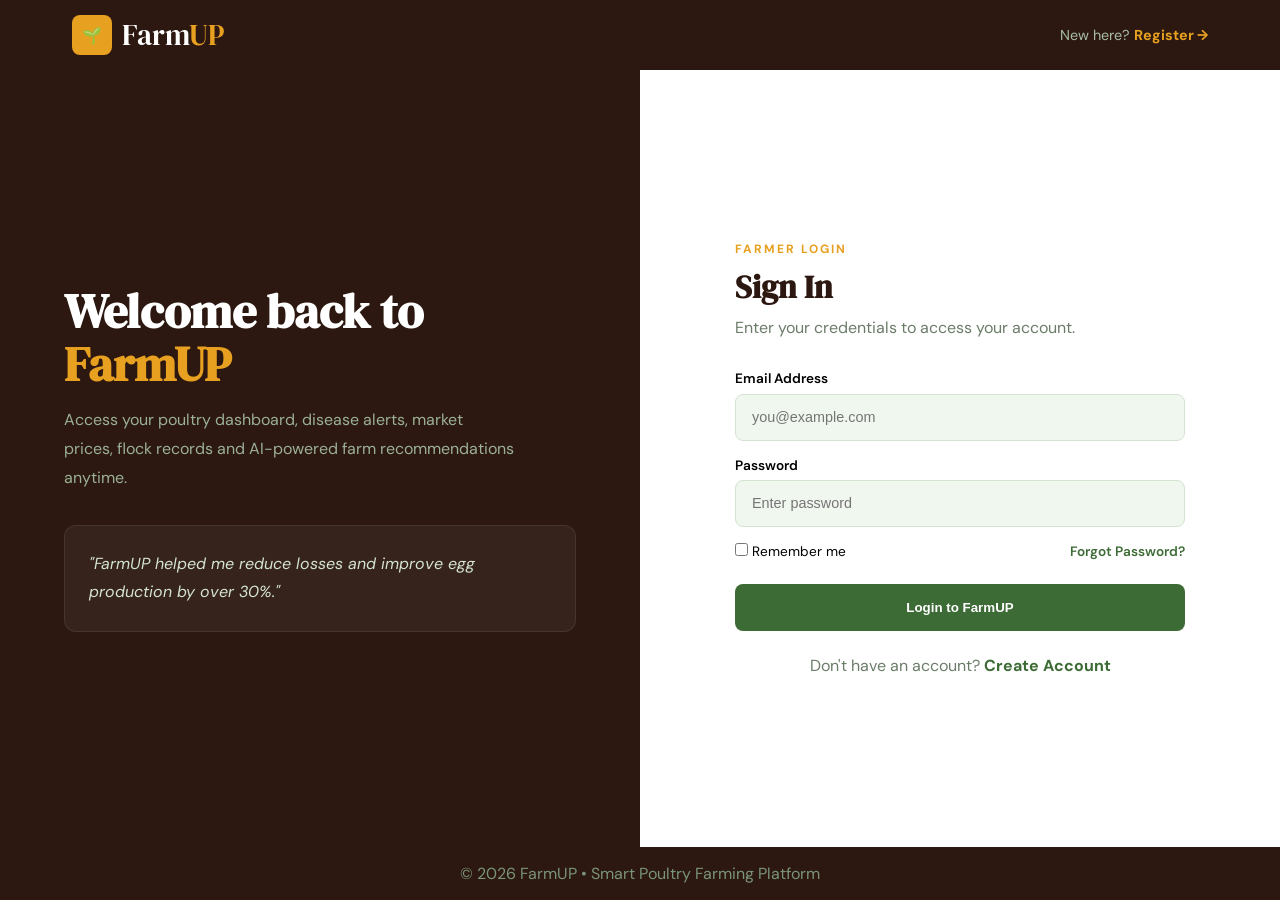
<file: login.html>
<!DOCTYPE html>
<html lang="en">
<head>
<meta charset="UTF-8">
<meta name="viewport" content="width=device-width, initial-scale=1.0">
<title>Login – FarmUP</title>

<link href="https://fonts.googleapis.com/css2?family=DM+Serif+Display&family=DM+Sans:wght@300;400;500;600;700&display=swap" rel="stylesheet">

<style>
*{
    margin:0;
    padding:0;
    box-sizing:border-box;
}

:root{
    --soil:#2C1810;
    --soil-mid:#4A2E22;
    --green:#3D6B35;
    --green-light:#5A9050;
    --green-pale:#E6F0E4;
    --gold:#E8A020;
    --gold-light:#F5C050;
    --sky:#F0F7EE;
    --warm-white:#FFFDF8;
    --muted:#6B7C69;
    --border:#D4E4D0;
}

body{
    font-family:'DM Sans',sans-serif;
    background:var(--sky);
    min-height:100vh;
    display:flex;
    flex-direction:column;
}

/* HEADER */

header{
    background:var(--soil);
}

.header-inner{
    max-width:1200px;
    margin:auto;
    height:70px;
    padding:0 2rem;
    display:flex;
    justify-content:space-between;
    align-items:center;
}

.logo{
    display:flex;
    align-items:center;
    gap:.6rem;
    text-decoration:none;
}

.logo-mark{
    width:40px;
    height:40px;
    background:var(--gold);
    border-radius:8px;
    display:flex;
    align-items:center;
    justify-content:center;
}

.logo-name{
    font-family:'DM Serif Display',serif;
    color:white;
    font-size:1.8rem;
}

.logo-name b{
    color:var(--gold);
    font-weight:400;
}

.header-link{
    color:#A8BCA6;
    text-decoration:none;
    font-size:.9rem;
}

.header-link span{
    color:var(--gold);
    font-weight:700;
}

/* PAGE */

.container{
    flex:1;
    display:grid;
    grid-template-columns:1fr 1fr;
}

/* LEFT */

.left-panel{
    background:var(--soil);
    color:white;
    padding:4rem;
    display:flex;
    flex-direction:column;
    justify-content:center;
}

.left-panel h2{
    font-family:'DM Serif Display',serif;
    font-size:3rem;
    margin-bottom:1rem;
    line-height:1.1;
}

.left-panel h2 span{
    color:var(--gold);
}

.left-panel p{
    color:#9BB096;
    line-height:1.8;
    max-width:450px;
}

.quote{
    margin-top:2rem;
    background:rgba(255,255,255,.05);
    border:1px solid rgba(255,255,255,.08);
    border-radius:12px;
    padding:1.5rem;
}

.quote p{
    color:#D4E4D0;
    font-style:italic;
}

/* RIGHT */

.right-panel{
    background:white;
    display:flex;
    justify-content:center;
    align-items:center;
    padding:2rem;
}

.login-card{
    width:100%;
    max-width:450px;
}

.eyebrow{
    color:var(--gold);
    text-transform:uppercase;
    letter-spacing:2px;
    font-size:.75rem;
    font-weight:700;
    margin-bottom:.5rem;
}

.login-card h1{
    font-family:'DM Serif Display',serif;
    margin-bottom:.5rem;
    color:var(--soil);
}

.login-card p{
    color:var(--muted);
    margin-bottom:2rem;
}

.field{
    margin-bottom:1rem;
}

.field label{
    display:block;
    margin-bottom:.4rem;
    font-weight:600;
    font-size:.85rem;
}

.field input{
    width:100%;
    padding:.9rem 1rem;
    border:1.5px solid var(--border);
    border-radius:8px;
    background:var(--sky);
    font-size:.9rem;
}

.field input:focus{
    outline:none;
    border-color:var(--green);
}

.options{
    display:flex;
    justify-content:space-between;
    align-items:center;
    margin-bottom:1.5rem;
    font-size:.85rem;
}

.options a{
    color:var(--green);
    text-decoration:none;
    font-weight:600;
}

.btn-login{
    width:100%;
    border:none;
    background:var(--green);
    color:white;
    padding:1rem;
    border-radius:8px;
    font-weight:700;
    cursor:pointer;
    transition:.3s;
}

.btn-login:hover{
    background:var(--green-light);
}

.register-link{
    text-align:center;
    margin-top:1.5rem;
    color:var(--muted);
}

.register-link a{
    color:var(--green);
    text-decoration:none;
    font-weight:700;
}

footer{
    background:var(--soil);
    text-align:center;
    padding:1rem;
    color:#7A9478;
}

@media(max-width:900px){
    .container{
        grid-template-columns:1fr;
    }

    .left-panel{
        display:none;
    }
}
</style>
</head>
<body>

<header>
    <div class="header-inner">

        <a href="index.html" class="logo">
            <div class="logo-mark">🌱</div>
            <span class="logo-name">Farm<b>UP</b></span>
        </a>

        <a href="register.html" class="header-link">
            New here?
            <span>Register →</span>
        </a>

    </div>
</header>

<div class="container">

    <div class="left-panel">

        <h2>Welcome back to <span>FarmUP</span></h2>

        <p>
            Access your poultry dashboard, disease alerts,
            market prices, flock records and AI-powered farm
            recommendations anytime.
        </p>

        <div class="quote">
            <p>
                "FarmUP helped me reduce losses and improve
                egg production by over 30%."
            </p>
        </div>

    </div>

    <div class="right-panel">

        <div class="login-card">

            <div class="eyebrow">Farmer Login</div>

            <h1>Sign In</h1>

            <p>Enter your credentials to access your account.</p>

            <form id="loginForm">

                <div class="field">
                    <label>Email Address</label>
                    <input
                        type="email"
                        id="email"
                        placeholder="you@example.com"
                        required>
                </div>

                <div class="field">
                    <label>Password</label>
                    <input
                        type="password"
                        id="password"
                        placeholder="Enter password"
                        required>
                </div>

                <div class="options">
                    <label>
                        <input type="checkbox">
                        Remember me
                    </label>

                    <a href="#">Forgot Password?</a>
                </div>

                <button type="submit" class="btn-login">
                    Login to FarmUP
                </button>

            </form>

            <div class="register-link">
                Don't have an account?
                <a href="register.html">Create Account</a>
            </div>

        </div>

    </div>

</div>

<footer>
    © 2026 FarmUP • Smart Poultry Farming Platform
</footer>

<script>
document.getElementById("loginForm")
.addEventListener("submit", function(e){

    e.preventDefault();

    const email =
    document.getElementById("email").value;

    alert("Welcome back " + email);

    // Redirect to dashboard
    window.location.href = "dashboard.html";
});
</script>

</body>
</html>
</file>
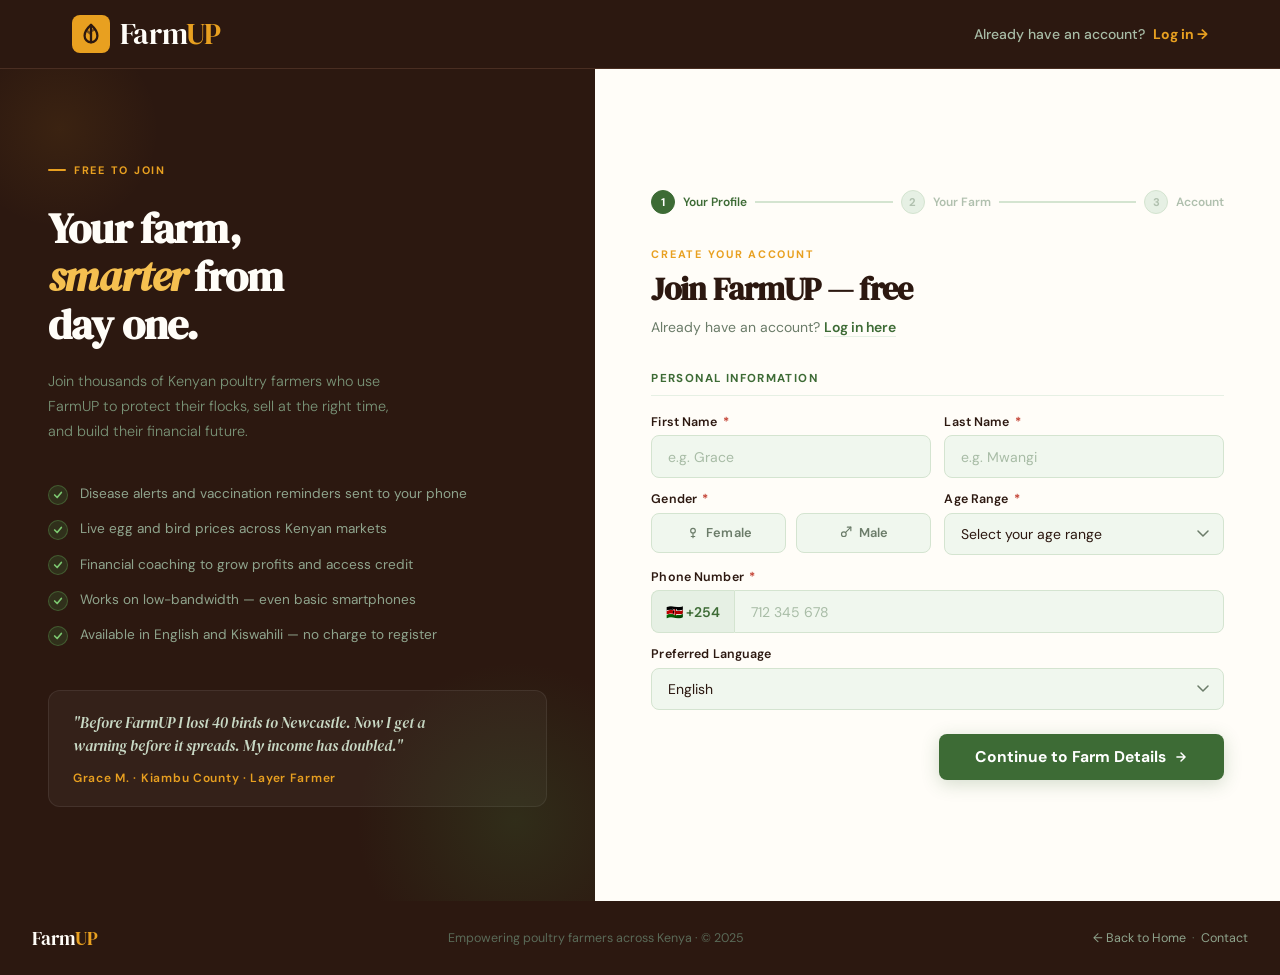
<file: register.html>
<!DOCTYPE html>
<html lang="en">
<head>
  <meta charset="UTF-8">
  <meta name="viewport" content="width=device-width, initial-scale=1.0">
  <title>Register – FarmUP</title>
  <link href="https://fonts.googleapis.com/css2?family=DM+Serif+Display:ital@0;1&family=DM+Sans:wght@300;400;500;600;700&display=swap" rel="stylesheet">
  <style>
    *, *::before, *::after { box-sizing: border-box; margin: 0; padding: 0; }

    :root {
      --soil:        #2C1810;
      --soil-mid:    #4A2E22;
      --green:       #3D6B35;
      --green-light: #5A9050;
      --green-pale:  #E6F0E4;
      --gold:        #E8A020;
      --gold-light:  #F5C050;
      --sky:         #F0F7EE;
      --warm-white:  #FFFDF8;
      --muted:       #6B7C69;
      --border:      #D4E4D0;
      --error:       #C0392B;
      --error-bg:    #FDF0EE;
    }

    html { scroll-behavior: smooth; }

    body {
      font-family: 'DM Sans', sans-serif;
      background: var(--sky);
      color: var(--soil);
      min-height: 100vh;
      display: flex;
      flex-direction: column;
    }

    /* ─── HEADER ─── */
    header {
      background: var(--soil);
      border-bottom: 1px solid var(--soil-mid);
    }
    .header-inner {
      max-width: 1200px;
      margin: 0 auto;
      padding: 0 2rem;
      height: 68px;
      display: flex;
      align-items: center;
      justify-content: space-between;
    }
    .logo {
      display: flex;
      align-items: center;
      gap: 0.6rem;
      text-decoration: none;
    }
    .logo-mark {
      width: 38px; height: 38px;
      background: var(--gold);
      border-radius: 8px;
      display: flex; align-items: center; justify-content: center;
      flex-shrink: 0;
    }
    .logo-name {
      font-family: 'DM Serif Display', serif;
      font-size: 1.85rem;
      color: var(--warm-white);
      letter-spacing: -0.01em;
      line-height: 1;
    }
    .logo-name b { color: var(--gold); font-weight: 400; }

    .header-login {
      font-size: 0.875rem;
      color: #A8BCA6;
      text-decoration: none;
      font-weight: 500;
    }
    .header-login span {
      color: var(--gold);
      margin-left: 0.25rem;
      font-weight: 700;
      transition: color 0.18s;
    }
    .header-login:hover span { color: var(--gold-light); }

    /* ─── PAGE LAYOUT ─── */
    .page-body {
      flex: 1;
      display: grid;
      grid-template-columns: 1fr 1.15fr;
      min-height: calc(100vh - 68px);
    }

    /* ─── LEFT PANEL ─── */
    .left-panel {
      background: var(--soil);
      padding: 3.5rem 3rem;
      display: flex;
      flex-direction: column;
      justify-content: center;
      position: relative;
      overflow: hidden;
    }

    .left-panel::before {
      content: '';
      position: absolute;
      bottom: -80px; right: -80px;
      width: 320px; height: 320px;
      border-radius: 50%;
      background: radial-gradient(circle, rgba(61,107,53,0.25) 0%, transparent 70%);
      pointer-events: none;
    }

    .left-panel::after {
      content: '';
      position: absolute;
      top: -40px; left: -40px;
      width: 200px; height: 200px;
      border-radius: 50%;
      background: radial-gradient(circle, rgba(232,160,32,0.08) 0%, transparent 70%);
      pointer-events: none;
    }

    .panel-tag {
      display: inline-flex;
      align-items: center;
      gap: 0.5rem;
      font-size: 0.68rem;
      font-weight: 700;
      letter-spacing: 0.16em;
      text-transform: uppercase;
      color: var(--gold);
      margin-bottom: 1.75rem;
    }
    .panel-tag::before {
      content: '';
      display: block;
      width: 18px; height: 2px;
      background: var(--gold);
      border-radius: 2px;
    }

    .left-panel h2 {
      font-family: 'DM Serif Display', serif;
      font-size: clamp(1.9rem, 3.5vw, 2.6rem);
      color: var(--warm-white);
      line-height: 1.15;
      letter-spacing: -0.02em;
      margin-bottom: 1.25rem;
    }
    .left-panel h2 i { color: var(--gold-light); font-style: italic; }

    .left-panel p {
      font-size: 0.9rem;
      color: #7A9478;
      line-height: 1.75;
      font-weight: 300;
      max-width: 360px;
      margin-bottom: 2.5rem;
    }

    /* Benefit list */
    .benefit-list {
      list-style: none;
      display: flex;
      flex-direction: column;
      gap: 0.9rem;
    }
    .benefit-list li {
      display: flex;
      align-items: flex-start;
      gap: 0.75rem;
      font-size: 0.85rem;
      color: #8FA48D;
      line-height: 1.5;
    }
    .benefit-list li .check {
      width: 20px; height: 20px;
      border-radius: 50%;
      background: rgba(61,107,53,0.3);
      border: 1.5px solid rgba(93,158,80,0.4);
      display: flex; align-items: center; justify-content: center;
      flex-shrink: 0;
      margin-top: 0.05rem;
    }
    .benefit-list li .check svg { display: block; }

    /* Testimonial card */
    .testimonial {
      margin-top: 2.75rem;
      background: rgba(255,255,255,0.04);
      border: 1px solid rgba(255,255,255,0.08);
      border-radius: 12px;
      padding: 1.25rem 1.5rem;
    }
    .testimonial p {
      font-family: 'DM Serif Display', serif;
      font-size: 0.95rem;
      font-style: italic;
      color: #C8D8C4;
      line-height: 1.55;
      margin-bottom: 0.75rem;
    }
    .testimonial-by {
      font-size: 0.75rem;
      color: var(--gold);
      font-weight: 600;
      letter-spacing: 0.06em;
    }

    /* ─── RIGHT PANEL / FORM ─── */
    .right-panel {
      background: var(--warm-white);
      padding: 3rem 3.5rem;
      display: flex;
      flex-direction: column;
      justify-content: center;
      overflow-y: auto;
    }

    .form-header {
      margin-bottom: 2rem;
    }
    .form-header .eyebrow {
      font-size: 0.68rem;
      font-weight: 700;
      letter-spacing: 0.16em;
      text-transform: uppercase;
      color: var(--gold);
      margin-bottom: 0.5rem;
    }
    .form-header h1 {
      font-family: 'DM Serif Display', serif;
      font-size: 2rem;
      color: var(--soil);
      letter-spacing: -0.02em;
      line-height: 1.15;
      margin-bottom: 0.5rem;
    }
    .form-header p {
      font-size: 0.875rem;
      color: var(--muted);
      line-height: 1.6;
    }
    .form-header p a {
      color: var(--green);
      font-weight: 600;
      text-decoration: none;
      border-bottom: 1.5px solid var(--green-pale);
      transition: border-color 0.18s, color 0.18s;
    }
    .form-header p a:hover {
      color: var(--green-light);
      border-color: var(--green-light);
    }

    /* Step indicator */
    .steps {
      display: flex;
      align-items: center;
      gap: 0;
      margin-bottom: 2rem;
    }
    .step {
      display: flex;
      align-items: center;
      gap: 0.5rem;
      font-size: 0.75rem;
      font-weight: 600;
      color: #B0C0AE;
    }
    .step.active { color: var(--green); }
    .step.done { color: var(--muted); }
    .step-num {
      width: 24px; height: 24px;
      border-radius: 50%;
      background: var(--green-pale);
      border: 1.5px solid var(--border);
      display: flex; align-items: center; justify-content: center;
      font-size: 0.7rem;
      font-weight: 700;
      color: #B0C0AE;
      flex-shrink: 0;
    }
    .step.active .step-num {
      background: var(--green);
      border-color: var(--green);
      color: #fff;
    }
    .step.done .step-num {
      background: var(--green-pale);
      border-color: var(--green);
      color: var(--green);
    }
    .step-line {
      flex: 1;
      height: 1.5px;
      background: var(--border);
      margin: 0 0.5rem;
      min-width: 24px;
    }
    .step-line.done { background: var(--green); }

    /* Section headings inside form */
    .form-section-title {
      font-size: 0.72rem;
      font-weight: 700;
      letter-spacing: 0.12em;
      text-transform: uppercase;
      color: var(--green);
      padding-bottom: 0.6rem;
      border-bottom: 1.5px solid var(--green-pale);
      margin-bottom: 1.1rem;
      margin-top: 1.6rem;
    }
    .form-section-title:first-of-type { margin-top: 0; }

    /* Form grid */
    .form-grid {
      display: grid;
      grid-template-columns: 1fr 1fr;
      gap: 0.85rem;
    }
    .form-grid .full { grid-column: 1 / -1; }

    .field {
      display: flex;
      flex-direction: column;
      gap: 0.35rem;
    }
    .field label {
      font-size: 0.78rem;
      font-weight: 600;
      color: var(--soil);
      letter-spacing: 0.01em;
    }
    .field label .req {
      color: var(--error);
      margin-left: 2px;
    }

    .field input,
    .field select,
    .field textarea {
      width: 100%;
      background: var(--sky);
      border: 1.5px solid var(--border);
      border-radius: 8px;
      padding: 0.7rem 1rem;
      font-family: 'DM Sans', sans-serif;
      font-size: 0.875rem;
      color: var(--soil);
      outline: none;
      transition: border-color 0.18s, background 0.18s, box-shadow 0.18s;
      -webkit-appearance: none;
      appearance: none;
    }

    .field select {
      background-image: url("data:image/svg+xml,%3Csvg xmlns='http://www.w3.org/2000/svg' width='12' height='8' viewBox='0 0 12 8'%3E%3Cpath d='M1 1l5 5 5-5' stroke='%236B7C69' stroke-width='1.5' fill='none' stroke-linecap='round' stroke-linejoin='round'/%3E%3C/svg%3E");
      background-repeat: no-repeat;
      background-position: right 0.85rem center;
      padding-right: 2.5rem;
      cursor: pointer;
    }

    .field input:focus,
    .field select:focus,
    .field textarea:focus {
      border-color: var(--green-light);
      background: #fff;
      box-shadow: 0 0 0 3px rgba(61,107,53,0.08);
    }

    .field input::placeholder,
    .field textarea::placeholder { color: #A8BCA6; }

    .field textarea {
      min-height: 80px;
      resize: vertical;
    }

    /* Phone field with prefix */
    .phone-wrap {
      display: flex;
      gap: 0;
    }
    .phone-prefix {
      background: var(--green-pale);
      border: 1.5px solid var(--border);
      border-right: none;
      border-radius: 8px 0 0 8px;
      padding: 0 0.85rem;
      font-size: 0.875rem;
      font-weight: 600;
      color: var(--green);
      display: flex;
      align-items: center;
      white-space: nowrap;
      flex-shrink: 0;
    }
    .phone-wrap input {
      border-radius: 0 8px 8px 0 !important;
    }

    /* Gender radio buttons */
    .gender-group {
      display: flex;
      gap: 0.6rem;
    }
    .gender-opt {
      flex: 1;
      cursor: pointer;
    }
    .gender-opt input[type="radio"] {
      position: absolute;
      opacity: 0;
      width: 0; height: 0;
      pointer-events: none;
    }
    .gender-label {
      display: flex;
      align-items: center;
      justify-content: center;
      gap: 0.4rem;
      padding: 0.65rem 0.5rem;
      border: 1.5px solid var(--border);
      border-radius: 8px;
      background: var(--sky);
      font-size: 0.8rem;
      font-weight: 600;
      color: var(--muted);
      cursor: pointer;
      transition: border-color 0.18s, background 0.18s, color 0.18s;
      user-select: none;
    }
    .gender-opt input[type="radio"]:checked + .gender-label {
      border-color: var(--green);
      background: var(--green-pale);
      color: var(--green);
    }

    /* Bird type checkboxes */
    .bird-group {
      display: flex;
      flex-direction: column;
      gap: 0.5rem;
    }
    .bird-opt {
      cursor: pointer;
    }
    .bird-opt input[type="checkbox"] {
      position: absolute;
      opacity: 0;
      width: 0; height: 0;
      pointer-events: none;
    }
    .bird-label {
      display: flex;
      align-items: center;
      gap: 0.75rem;
      padding: 0.75rem 1rem;
      border: 1.5px solid var(--border);
      border-radius: 8px;
      background: var(--sky);
      cursor: pointer;
      transition: border-color 0.18s, background 0.18s;
    }
    .bird-opt input[type="checkbox"]:checked + .bird-label {
      border-color: var(--green);
      background: var(--green-pale);
    }
    .bird-check-box {
      width: 18px; height: 18px;
      border-radius: 4px;
      border: 1.5px solid var(--border);
      background: #fff;
      display: flex; align-items: center; justify-content: center;
      flex-shrink: 0;
      transition: border-color 0.18s, background 0.18s;
    }
    .bird-opt input[type="checkbox"]:checked + .bird-label .bird-check-box {
      background: var(--green);
      border-color: var(--green);
    }
    .bird-check-box svg { display: none; }
    .bird-opt input[type="checkbox"]:checked + .bird-label .bird-check-box svg { display: block; }

    .bird-info { flex: 1; }
    .bird-name {
      font-size: 0.85rem;
      font-weight: 600;
      color: var(--soil);
      margin-bottom: 0.15rem;
    }
    .bird-desc {
      font-size: 0.75rem;
      color: var(--muted);
    }

    /* Password strength */
    .pw-strength {
      margin-top: 0.4rem;
      display: flex;
      gap: 0.3rem;
      align-items: center;
    }
    .pw-bar {
      height: 3px;
      flex: 1;
      border-radius: 99px;
      background: var(--border);
      transition: background 0.3s;
    }
    .pw-label {
      font-size: 0.7rem;
      color: var(--muted);
      white-space: nowrap;
      margin-left: 0.4rem;
    }

    /* Terms */
    .terms-row {
      display: flex;
      align-items: flex-start;
      gap: 0.75rem;
      margin-top: 0.5rem;
    }
    .terms-row input[type="checkbox"] {
      width: 18px; height: 18px;
      border-radius: 4px;
      border: 1.5px solid var(--border);
      background: var(--sky);
      cursor: pointer;
      flex-shrink: 0;
      margin-top: 0.1rem;
      accent-color: var(--green);
    }
    .terms-row label {
      font-size: 0.8rem;
      color: var(--muted);
      line-height: 1.55;
      cursor: pointer;
    }
    .terms-row label a {
      color: var(--green);
      font-weight: 600;
      text-decoration: none;
    }
    .terms-row label a:hover { text-decoration: underline; }

    /* Submit button */
    .btn-submit {
      width: 100%;
      background: var(--green);
      color: #fff;
      font-family: 'DM Sans', sans-serif;
      font-weight: 700;
      font-size: 0.975rem;
      padding: 0.9rem;
      border: none;
      border-radius: 8px;
      cursor: pointer;
      transition: background 0.18s, transform 0.15s, box-shadow 0.18s;
      display: flex;
      align-items: center;
      justify-content: center;
      gap: 0.5rem;
      margin-top: 1.25rem;
      box-shadow: 0 4px 18px rgba(61,107,53,0.22);
    }
    .btn-submit:hover {
      background: var(--green-light);
      transform: translateY(-1px);
      box-shadow: 0 6px 24px rgba(61,107,53,0.3);
    }
    .btn-submit:active { transform: translateY(0); }

    .login-footer {
      text-align: center;
      margin-top: 1.25rem;
      font-size: 0.82rem;
      color: var(--muted);
    }
    .login-footer a {
      color: var(--green);
      font-weight: 700;
      text-decoration: none;
      border-bottom: 1.5px solid var(--green-pale);
      transition: border-color 0.18s;
    }
    .login-footer a:hover { border-color: var(--green); }

    /* ─── FOOTER ─── */
    footer {
      background: var(--soil);
      padding: 1.5rem 2rem;
      display: flex;
      align-items: center;
      justify-content: space-between;
      flex-wrap: wrap;
      gap: 0.75rem;
    }
    .footer-brand {
      font-family: 'DM Serif Display', serif;
      font-size: 1.2rem;
      color: var(--warm-white);
    }
    .footer-brand b { color: var(--gold); font-weight: 400; }
    footer p {
      font-size: 0.78rem;
      color: #5A6A58;
    }
    footer a { color: #8FA48D; text-decoration: none; }
    footer a:hover { color: var(--gold); }

    /* ─── SUCCESS STATE ─── */
    .success-screen {
      display: none;
      flex-direction: column;
      align-items: center;
      justify-content: center;
      text-align: center;
      padding: 3rem 2rem;
      flex: 1;
    }
    .success-screen.visible { display: flex; }
    .success-icon {
      width: 72px; height: 72px;
      border-radius: 50%;
      background: var(--green-pale);
      border: 2px solid var(--green);
      display: flex; align-items: center; justify-content: center;
      margin-bottom: 1.5rem;
    }
    .success-screen h2 {
      font-family: 'DM Serif Display', serif;
      font-size: 2rem;
      color: var(--soil);
      margin-bottom: 0.75rem;
    }
    .success-screen p {
      font-size: 0.95rem;
      color: var(--muted);
      max-width: 380px;
      line-height: 1.65;
      margin-bottom: 2rem;
    }
    .btn-dashboard {
      background: var(--gold);
      color: var(--soil);
      font-family: 'DM Sans', sans-serif;
      font-weight: 700;
      font-size: 0.95rem;
      padding: 0.85rem 2rem;
      border: none;
      border-radius: 8px;
      cursor: pointer;
      transition: background 0.18s;
    }
    .btn-dashboard:hover { background: var(--gold-light); }

    /* ─── RESPONSIVE ─── */
    @media (max-width: 960px) {
      .page-body { grid-template-columns: 1fr; }
      .left-panel { display: none; }
      .right-panel { padding: 2rem 1.5rem; }
    }
    @media (max-width: 480px) {
      .form-grid { grid-template-columns: 1fr; }
      .form-grid .full { grid-column: 1; }
      .gender-group { gap: 0.4rem; }
    }
  </style>
</head>
<body>

<!-- ══════════════ HEADER ══════════════ -->
<header>
  <div class="header-inner">
    <a href="index.html" class="logo">
      <div class="logo-mark">
        <svg width="22" height="22" viewBox="0 0 24 24" fill="none" stroke="#2C1810" stroke-width="2.5" stroke-linecap="round" stroke-linejoin="round">
          <path d="M12 2C12 2 5 8 5 14a7 7 0 0 0 14 0C19 8 12 2 12 2Z"/>
          <line x1="12" y1="2" x2="12" y2="21"/>
          <path d="M12 12 L8 9" opacity="0.6"/>
          <path d="M12 9 L16 7" opacity="0.6"/>
        </svg>
      </div>
      <span class="logo-name">Farm<b>UP</b></span>
    </a>
    <a href="login.html" class="header-login">Already have an account? <span>Log in →</span></a>
  </div>
</header>

<!-- ══════════════ PAGE BODY ══════════════ -->
<div class="page-body">

  <!-- LEFT PANEL -->
  <div class="left-panel">
    <div class="panel-tag">Free to join</div>
    <h2>Your farm,<br><i>smarter</i> from<br>day one.</h2>
    <p>Join thousands of Kenyan poultry farmers who use FarmUP to protect their flocks, sell at the right time, and build their financial future.</p>

    <ul class="benefit-list">
      <li>
        <div class="check">
          <svg width="10" height="10" viewBox="0 0 12 12" fill="none" stroke="#7DC870" stroke-width="2" stroke-linecap="round" stroke-linejoin="round"><polyline points="2 6 5 9 10 3"/></svg>
        </div>
        Disease alerts and vaccination reminders sent to your phone
      </li>
      <li>
        <div class="check">
          <svg width="10" height="10" viewBox="0 0 12 12" fill="none" stroke="#7DC870" stroke-width="2" stroke-linecap="round" stroke-linejoin="round"><polyline points="2 6 5 9 10 3"/></svg>
        </div>
        Live egg and bird prices across Kenyan markets
      </li>
      <li>
        <div class="check">
          <svg width="10" height="10" viewBox="0 0 12 12" fill="none" stroke="#7DC870" stroke-width="2" stroke-linecap="round" stroke-linejoin="round"><polyline points="2 6 5 9 10 3"/></svg>
        </div>
        Financial coaching to grow profits and access credit
      </li>
      <li>
        <div class="check">
          <svg width="10" height="10" viewBox="0 0 12 12" fill="none" stroke="#7DC870" stroke-width="2" stroke-linecap="round" stroke-linejoin="round"><polyline points="2 6 5 9 10 3"/></svg>
        </div>
        Works on low-bandwidth — even basic smartphones
      </li>
      <li>
        <div class="check">
          <svg width="10" height="10" viewBox="0 0 12 12" fill="none" stroke="#7DC870" stroke-width="2" stroke-linecap="round" stroke-linejoin="round"><polyline points="2 6 5 9 10 3"/></svg>
        </div>
        Available in English and Kiswahili — no charge to register
      </li>
    </ul>

    <div class="testimonial">
      <p>"Before FarmUP I lost 40 birds to Newcastle. Now I get a warning before it spreads. My income has doubled."</p>
      <div class="testimonial-by">Grace M. · Kiambu County · Layer Farmer</div>
    </div>
  </div>

  <!-- RIGHT PANEL -->
  <div class="right-panel" id="formPanel">

    <!-- Step indicator -->
    <div class="steps">
      <div class="step active" id="step1-ind">
        <div class="step-num" id="s1n">1</div>
        <span>Your Profile</span>
      </div>
      <div class="step-line" id="line1"></div>
      <div class="step" id="step2-ind">
        <div class="step-num" id="s2n">2</div>
        <span>Your Farm</span>
      </div>
      <div class="step-line" id="line2"></div>
      <div class="step" id="step3-ind">
        <div class="step-num" id="s3n">3</div>
        <span>Account</span>
      </div>
    </div>

    <div class="form-header">
      <p class="eyebrow">Create your account</p>
      <h1>Join FarmUP — free</h1>
      <p>Already have an account? <a href="login.html">Log in here</a></p>
    </div>

    <form id="regForm" novalidate>

      <!-- ── STEP 1: Personal Info ── -->
      <div id="formStep1">

        <p class="form-section-title">Personal Information</p>
        <div class="form-grid">

          <div class="field">
            <label>First Name <span class="req">*</span></label>
            <input type="text" id="firstName" placeholder="e.g. Grace" autocomplete="given-name" required>
          </div>

          <div class="field">
            <label>Last Name <span class="req">*</span></label>
            <input type="text" id="lastName" placeholder="e.g. Mwangi" autocomplete="family-name" required>
          </div>

          <div class="field">
            <label>Gender <span class="req">*</span></label>
            <div class="gender-group">
              <label class="gender-opt">
                <input type="radio" name="gender" value="female">
                <div class="gender-label">
                  <svg width="14" height="14" viewBox="0 0 24 24" fill="none" stroke="currentColor" stroke-width="2" stroke-linecap="round" stroke-linejoin="round"><circle cx="12" cy="8" r="4"/><path d="M12 12v8M9 18h6"/></svg>
                  Female
                </div>
              </label>
              <label class="gender-opt">
                <input type="radio" name="gender" value="male">
                <div class="gender-label">
                  <svg width="14" height="14" viewBox="0 0 24 24" fill="none" stroke="currentColor" stroke-width="2" stroke-linecap="round" stroke-linejoin="round"><circle cx="10" cy="14" r="4"/><line x1="22" y1="2" x2="14" y2="10"/><polyline points="16 2 22 2 22 8"/></svg>
                  Male
                </div>
              </label>

            </div>
          </div>

          <div class="field">
            <label for="age">Age Range <span class="req">*</span></label>
            <select id="age" required>
              <option value="" disabled selected>Select your age range</option>
              <option value="15-29">15 – 29 years (Youth)</option>
              <option value="30-34">30 – 34 years</option>
              <option value="35-44">35 – 44 years</option>
              <option value="45-54">45 – 54 years</option>
              <option value="55-64">55 – 64 years</option>
              <option value="65+">65 years and above</option>
            </select>
          </div>

          <div class="field full">
            <label for="phone">Phone Number <span class="req">*</span></label>
            <div class="phone-wrap">
              <div class="phone-prefix">🇰🇪 +254</div>
              <input type="tel" id="phone" placeholder="712 345 678" autocomplete="tel">
            </div>
          </div>

          <div class="field full">
            <label for="language">Preferred Language</label>
            <select id="language">
              <option value="en" selected>English</option>
              <option value="sw">Kiswahili</option>
              <option value="en-sw">English & Kiswahili</option>
            </select>
          </div>

        </div>

        <div style="margin-top:1.5rem; display:flex; justify-content:flex-end;">
          <button type="button" class="btn-submit" style="width:auto; padding: 0.8rem 2.25rem; margin-top:0;" onclick="nextStep(2)">
            Continue to Farm Details
            <svg width="14" height="14" viewBox="0 0 24 24" fill="none" stroke="currentColor" stroke-width="2.5" stroke-linecap="round" stroke-linejoin="round"><path d="M5 12h14M12 5l7 7-7 7"/></svg>
          </button>
        </div>
      </div>

      <!-- ── STEP 2: Farm Info ── -->
      <div id="formStep2" style="display:none;">

        <p class="form-section-title">Farm Location</p>
        <div class="form-grid">

          <div class="field">
            <label for="county">County <span class="req">*</span></label>
            <select id="county" required>
              <option value="" disabled selected>Select county</option>
              <option>Baringo</option><option>Bomet</option><option>Bungoma</option><option>Busia</option>
              <option>Elgeyo-Marakwet</option><option>Embu</option><option>Garissa</option><option>Homa Bay</option>
              <option>Isiolo</option><option>Kajiado</option><option>Kakamega</option><option>Kericho</option>
              <option>Kiambu</option><option>Kilifi</option><option>Kirinyaga</option><option>Kisii</option>
              <option>Kisumu</option><option>Kitui</option><option>Kwale</option><option>Laikipia</option>
              <option>Lamu</option><option>Machakos</option><option>Makueni</option><option>Mandera</option>
              <option>Marsabit</option><option>Meru</option><option>Migori</option><option>Mombasa</option>
              <option>Murang'a</option><option>Nairobi</option><option>Nakuru</option><option>Nandi</option>
              <option>Narok</option><option>Nyamira</option><option>Nyandarua</option><option>Nyeri</option>
              <option>Samburu</option><option>Siaya</option><option>Taita-Taveta</option><option>Tana River</option>
              <option>Tharaka-Nithi</option><option>Trans Nzoia</option><option>Turkana</option><option>Uasin Gishu</option>
              <option>Vihiga</option><option>Wajir</option><option>West Pokot</option>
            </select>
          </div>


          <div class="field full">
            <label for="farmName">Farm Name <span class="req">*</span></label>
            <input type="text" id="farmName" placeholder="e.g. Mwangi Family Poultry Farm" required>
          </div>

        </div>

        <p class="form-section-title" style="margin-top:1.75rem;">Type of Birds You Raise</p>
        <div class="field full">
          <label style="margin-bottom:0.6rem; display:block;">Choose up to three types <span class="req">*</span></label>
          <div class="bird-group">

            <label class="bird-opt">
              <input type="checkbox" name="birdType" value="layer">
              <div class="bird-label">
                <div class="bird-check-box">
                  <svg width="10" height="10" viewBox="0 0 12 12" fill="none" stroke="#fff" stroke-width="2.5" stroke-linecap="round" stroke-linejoin="round"><polyline points="2 6 5 9 10 3"/></svg>
                </div>
                <div class="bird-info">
                  <div class="bird-name">Layer Chickens (Commercial)</div>
                  <div class="bird-desc">ISA Brown, Kenbro — raised primarily for egg production</div>
                </div>
                <svg width="20" height="20" viewBox="0 0 24 24" fill="none" stroke="#B0C0AE" stroke-width="1.5" stroke-linecap="round" stroke-linejoin="round"><ellipse cx="12" cy="12" rx="5" ry="7"/></svg>
              </div>
            </label>

            <label class="bird-opt">
              <input type="checkbox" name="birdType" value="kienyeji">
              <div class="bird-label">
                <div class="bird-check-box">
                  <svg width="10" height="10" viewBox="0 0 12 12" fill="none" stroke="#fff" stroke-width="2.5" stroke-linecap="round" stroke-linejoin="round"><polyline points="2 6 5 9 10 3"/></svg>
                </div>
                <div class="bird-info">
                  <div class="bird-name">Kienyeji Chickens (Indigenous)</div>
                  <div class="bird-desc">KALRO-improved or pure indigenous — dual purpose, free-range hardy breeds</div>
                </div>
                <svg width="20" height="20" viewBox="0 0 24 24" fill="none" stroke="#B0C0AE" stroke-width="1.5" stroke-linecap="round" stroke-linejoin="round"><path d="M20.84 4.61a5.5 5.5 0 0 0-7.78 0L12 5.67l-1.06-1.06a5.5 5.5 0 0 0-7.78 7.78L12 21.23l8.84-8.84a5.5 5.5 0 0 0 0-7.78z"/></svg>
              </div>
            </label>

            <label class="bird-opt">
              <input type="checkbox" name="birdType" value="broiler">
              <div class="bird-label">
                <div class="bird-check-box">
                  <svg width="10" height="10" viewBox="0 0 12 12" fill="none" stroke="#fff" stroke-width="2.5" stroke-linecap="round" stroke-linejoin="round"><polyline points="2 6 5 9 10 3"/></svg>
                </div>
                <div class="bird-info">
                  <div class="bird-name">Broiler Chickens (Meat)</div>
                  <div class="bird-desc">Raised for fast meat production — Cobb 500, Ross 308</div>
                </div>
                <svg width="20" height="20" viewBox="0 0 24 24" fill="none" stroke="#B0C0AE" stroke-width="1.5" stroke-linecap="round" stroke-linejoin="round"><polyline points="22 7 13.5 15.5 8.5 10.5 2 17"/></svg>
              </div>
            </label>

            <label class="bird-opt">
              <input type="checkbox" name="birdType" value="turkey">
              <div class="bird-label">
                <div class="bird-check-box">
                  <svg width="10" height="10" viewBox="0 0 12 12" fill="none" stroke="#fff" stroke-width="2.5" stroke-linecap="round" stroke-linejoin="round"><polyline points="2 6 5 9 10 3"/></svg>
                </div>
                <div class="bird-info">
                  <div class="bird-name">Ducks / Guinea Fowl / Turkey</div>
                  <div class="bird-desc">Other poultry types</div>
                </div>
                <svg width="20" height="20" viewBox="0 0 24 24" fill="none" stroke="#B0C0AE" stroke-width="1.5" stroke-linecap="round" stroke-linejoin="round"><circle cx="12" cy="12" r="10"/><line x1="12" y1="8" x2="12" y2="12"/><line x1="12" y1="16" x2="12.01" y2="16"/></svg>
              </div>
            </label>

          </div>
        </div>

        <p class="form-section-title" style="margin-top:1.75rem;">Flock Details</p>
        <div class="form-grid">

          <div class="field">
            <label for="flockSize">Current Flock Size <span class="req">*</span></label>
            <select id="flockSize" required>
              <option value="" disabled selected>Number of birds</option>
              <option value="1-50">1 – 50 birds</option>
              <option value="51-100">51 – 100 birds</option>
              <option value="101-250">101 – 250 birds</option>
              <option value="251-500">251 – 500 birds</option>
              <option value="501-1000">501 – 1,000 birds</option>
              <option value="1000+">Over 1,000 birds</option>
            </select>
          </div>

          <div class="field">
            <label for="experience">Years of Farming Experience</label>
            <select id="experience">
              <option value="" disabled selected>Select experience</option>
              <option value="new">Just starting out</option>
              <option value="1-2">1 – 2 years</option>
              <option value="3-5">3 – 5 years</option>
              <option value="6-10">6 – 10 years</option>
              <option value="10+">More than 10 years</option>
            </select>
          </div>

          <div class="field">
            <label for="housingType">Housing Type</label>
            <select id="housingType">
              <option value="" disabled selected>Select housing</option>
              <option value="deep_litter">Deep litter (enclosed)</option>
              <option value="free_range">Free range / open</option>
              <option value="battery_cage">Battery cage (layers)</option>
              <option value="semi_intensive">Semi-intensive</option>
              <option value="backyard">Backyard / traditional</option>
            </select>
          </div>

          <div class="field">
            <label for="marketAccess">Main Market Access</label>
            <select id="marketAccess">
              <option value="" disabled selected>Where do you sell?</option>
              <option value="local_market">Local market / roadside</option>
              <option value="middlemen">Through middlemen / brokers</option>
              <option value="supermarket">Supermarkets / shops</option>
              <option value="direct">Direct to consumers</option>
              <option value="cooperative">Cooperative / group</option>
              <option value="none">Not yet selling</option>
            </select>
          </div>

          <div class="field full">
            <label for="challenges">Biggest Farming Challenge (optional)</label>
            <textarea id="challenges" placeholder="e.g. Disease outbreaks, feed costs, finding buyers at the right price…"></textarea>
          </div>

        </div>

        <div style="margin-top:1.5rem; display:flex; gap:0.75rem; justify-content:space-between; align-items:center;">
          <button type="button" onclick="nextStep(1)" style="background:none; border:1.5px solid var(--border); color:var(--muted); font-family:'DM Sans',sans-serif; font-size:0.875rem; font-weight:600; padding:0.75rem 1.25rem; border-radius:8px; cursor:pointer; transition:border-color 0.18s;">
            ← Back
          </button>
          <button type="button" class="btn-submit" style="width:auto; padding:0.8rem 2.25rem; margin-top:0;" onclick="nextStep(3)">
            Continue to Account Setup
            <svg width="14" height="14" viewBox="0 0 24 24" fill="none" stroke="currentColor" stroke-width="2.5" stroke-linecap="round" stroke-linejoin="round"><path d="M5 12h14M12 5l7 7-7 7"/></svg>
          </button>
        </div>
      </div>

      <!-- ── STEP 3: Account ── -->
      <div id="formStep3" style="display:none;">

        <p class="form-section-title">Create Your Account</p>
        <div class="form-grid">

          <div class="field full">
            <label for="email">Email Address <span class="req">*</span></label>
            <input type="email" id="email" placeholder="you@example.com" autocomplete="email" required>
          </div>

          <div class="field">
            <label for="password">Password <span class="req">*</span></label>
            <input type="password" id="password" placeholder="At least 8 characters" required oninput="checkStrength(this.value)">
            <div class="pw-strength">
              <div class="pw-bar" id="bar1"></div>
              <div class="pw-bar" id="bar2"></div>
              <div class="pw-bar" id="bar3"></div>
              <div class="pw-bar" id="bar4"></div>
              <span class="pw-label" id="pwLabel">–</span>
            </div>
          </div>

          <div class="field">
            <label for="confirmPassword">Confirm Password <span class="req">*</span></label>
            <input type="password" id="confirmPassword" placeholder="Re-enter password" required>
          </div>

        </div>

        <p class="form-section-title" style="margin-top:1.75rem;">Notifications & Alerts</p>
        <div class="form-grid">
          <div class="field full">
            <label for="smsAlerts">Send me alerts by</label>
            <select id="smsAlerts">
              <option value="sms">SMS only</option>
              <option value="whatsapp">WhatsApp</option>
              <option value="both" selected>Both SMS and WhatsApp</option>
              <option value="none">I'll check the app myself</option>
            </select>
          </div>
          <div class="field full">
            <label for="referral">How did you hear about FarmUP?</label>
            <select id="referral">
              <option value="" disabled selected>Choose one</option>
              <option value="friend">Friend or fellow farmer</option>
              <option value="radio">Radio / TV</option>
              <option value="ngo">NGO or extension officer</option>
              <option value="social">Social media</option>
              <option value="sacco">SACCO or cooperative</option>
              <option value="other">Other</option>
            </select>
          </div>
        </div>

        <div class="terms-row" style="margin-top:1rem;">
          <input type="checkbox" id="terms" required>
          <label for="terms">I agree to FarmUP's <a href="#">Terms of Service</a> and <a href="#">Privacy Policy</a>. I understand my farm data will be used to improve AI recommendations and will never be sold to third parties.</label>
        </div>

        <div class="terms-row" style="margin-top:0.5rem;">
          <input type="checkbox" id="smsConsent">
          <label for="smsConsent">I consent to receive vaccination reminders, disease alerts, and market updates via SMS or WhatsApp.</label>
        </div>

        <button type="submit" class="btn-submit" id="submitBtn">
          <svg width="16" height="16" viewBox="0 0 24 24" fill="none" stroke="currentColor" stroke-width="2.5" stroke-linecap="round" stroke-linejoin="round"><path d="M12 22s8-4 8-10V5l-8-3-8 3v7c0 6 8 10 8 10z"/></svg>
          Create My FarmUP Account
        </button>

        <div style="margin-top:1rem; display:flex; justify-content:center;">
          <button type="button" onclick="nextStep(2)" style="background:none; border:none; color:var(--muted); font-family:'DM Sans',sans-serif; font-size:0.8rem; font-weight:600; cursor:pointer; padding:0.4rem 0.8rem; border-radius:6px; transition:color 0.18s;">
            ← Back to Farm Details
          </button>
        </div>

        <div class="login-footer">
          Already have an account? <a href="login.html">Log in here</a>
        </div>

      </div>

    </form>

    <!-- ── SUCCESS ── -->
    <div class="success-screen" id="successScreen">
      <div class="success-icon">
        <svg width="32" height="32" viewBox="0 0 24 24" fill="none" stroke="#3D6B35" stroke-width="2" stroke-linecap="round" stroke-linejoin="round"><polyline points="20 6 9 17 4 12"/></svg>
      </div>
      <h2>Welcome to FarmUP!</h2>
      <p>Your account has been created. We've sent a confirmation to your phone. Your Guardian Agent is already watching over your farm.</p>
      <button class="btn-dashboard" onclick="alert('Redirecting to dashboard…')">Go to My Dashboard →</button>
    </div>

  </div><!-- end right-panel -->
</div><!-- end page-body -->

<!-- ══════════════ FOOTER ══════════════ -->
<footer>
  <span class="footer-brand">Farm<b>UP</b></span>
  <p>Empowering poultry farmers across Kenya · © 2025</p>
  <p><a href="index.html">← Back to Home</a> &nbsp;·&nbsp; <a href="#contact">Contact</a></p>
</footer>

<script>
  // ── Step navigation ──
  function nextStep(n) {
    [1,2,3].forEach(i => {
      document.getElementById('formStep'+i).style.display = 'none';
    });
    document.getElementById('formStep'+n).style.display = 'block';

    // Update indicators
    [1,2,3].forEach(i => {
      const ind = document.getElementById('step'+i+'-ind');
      const num = document.getElementById('s'+i+'n');
      ind.classList.remove('active','done');
      if (i < n) {
        ind.classList.add('done');
        num.innerHTML = `<svg width="10" height="10" viewBox="0 0 12 12" fill="none" stroke="#3D6B35" stroke-width="2.5" stroke-linecap="round" stroke-linejoin="round"><polyline points="2 6 5 9 10 3"/></svg>`;
      } else if (i === n) {
        ind.classList.add('active');
        num.textContent = i;
      } else {
        num.textContent = i;
      }
    });

    [1,2].forEach(i => {
      const line = document.getElementById('line'+i);
      if (n > i) line.classList.add('done');
      else line.classList.remove('done');
    });

    // Scroll form panel top
    document.getElementById('formPanel').scrollTo({ top: 0, behavior: 'smooth' });
  }

  // ── Password strength ──
  function checkStrength(pw) {
    const bars = [document.getElementById('bar1'), document.getElementById('bar2'), document.getElementById('bar3'), document.getElementById('bar4')];
    const label = document.getElementById('pwLabel');
    const reset = () => bars.forEach(b => b.style.background = 'var(--border)');
    reset();

    let score = 0;
    if (pw.length >= 8) score++;
    if (/[A-Z]/.test(pw)) score++;
    if (/[0-9]/.test(pw)) score++;
    if (/[^A-Za-z0-9]/.test(pw)) score++;

    const colors = ['#C0392B','#E67E22','#E8A020','#3D6B35'];
    const labels = ['Weak','Fair','Good','Strong'];
    for (let i = 0; i < score; i++) bars[i].style.background = colors[score-1];
    label.textContent = score > 0 ? labels[score-1] : '–';
    label.style.color = score > 0 ? colors[score-1] : 'var(--muted)';
  }

  // ── Bird type: max 3 ──
  document.querySelectorAll('input[name="birdType"]').forEach(cb => {
    cb.addEventListener('change', function() {
      const checked = document.querySelectorAll('input[name="birdType"]:checked');
      if (checked.length > 3) {
        this.checked = false;
      }
    });
  });

  // ── Form submit ──
  document.getElementById('regForm').addEventListener('submit', function(e) {
    e.preventDefault();
    const termsChecked = document.getElementById('terms').checked;
    if (!termsChecked) {
      alert('Please accept the Terms of Service to continue.');
      return;
    }
    const pw = document.getElementById('password').value;
    const cpw = document.getElementById('confirmPassword').value;
    if (pw !== cpw) {
      alert('Passwords do not match. Please check and try again.');
      return;
    }

    // Show success
    document.getElementById('regForm').style.display = 'none';
    document.querySelector('.steps').style.display = 'none';
    document.querySelector('.form-header').style.display = 'none';
    document.getElementById('successScreen').classList.add('visible');
  });
</script>

</body>
</html>
</file>
